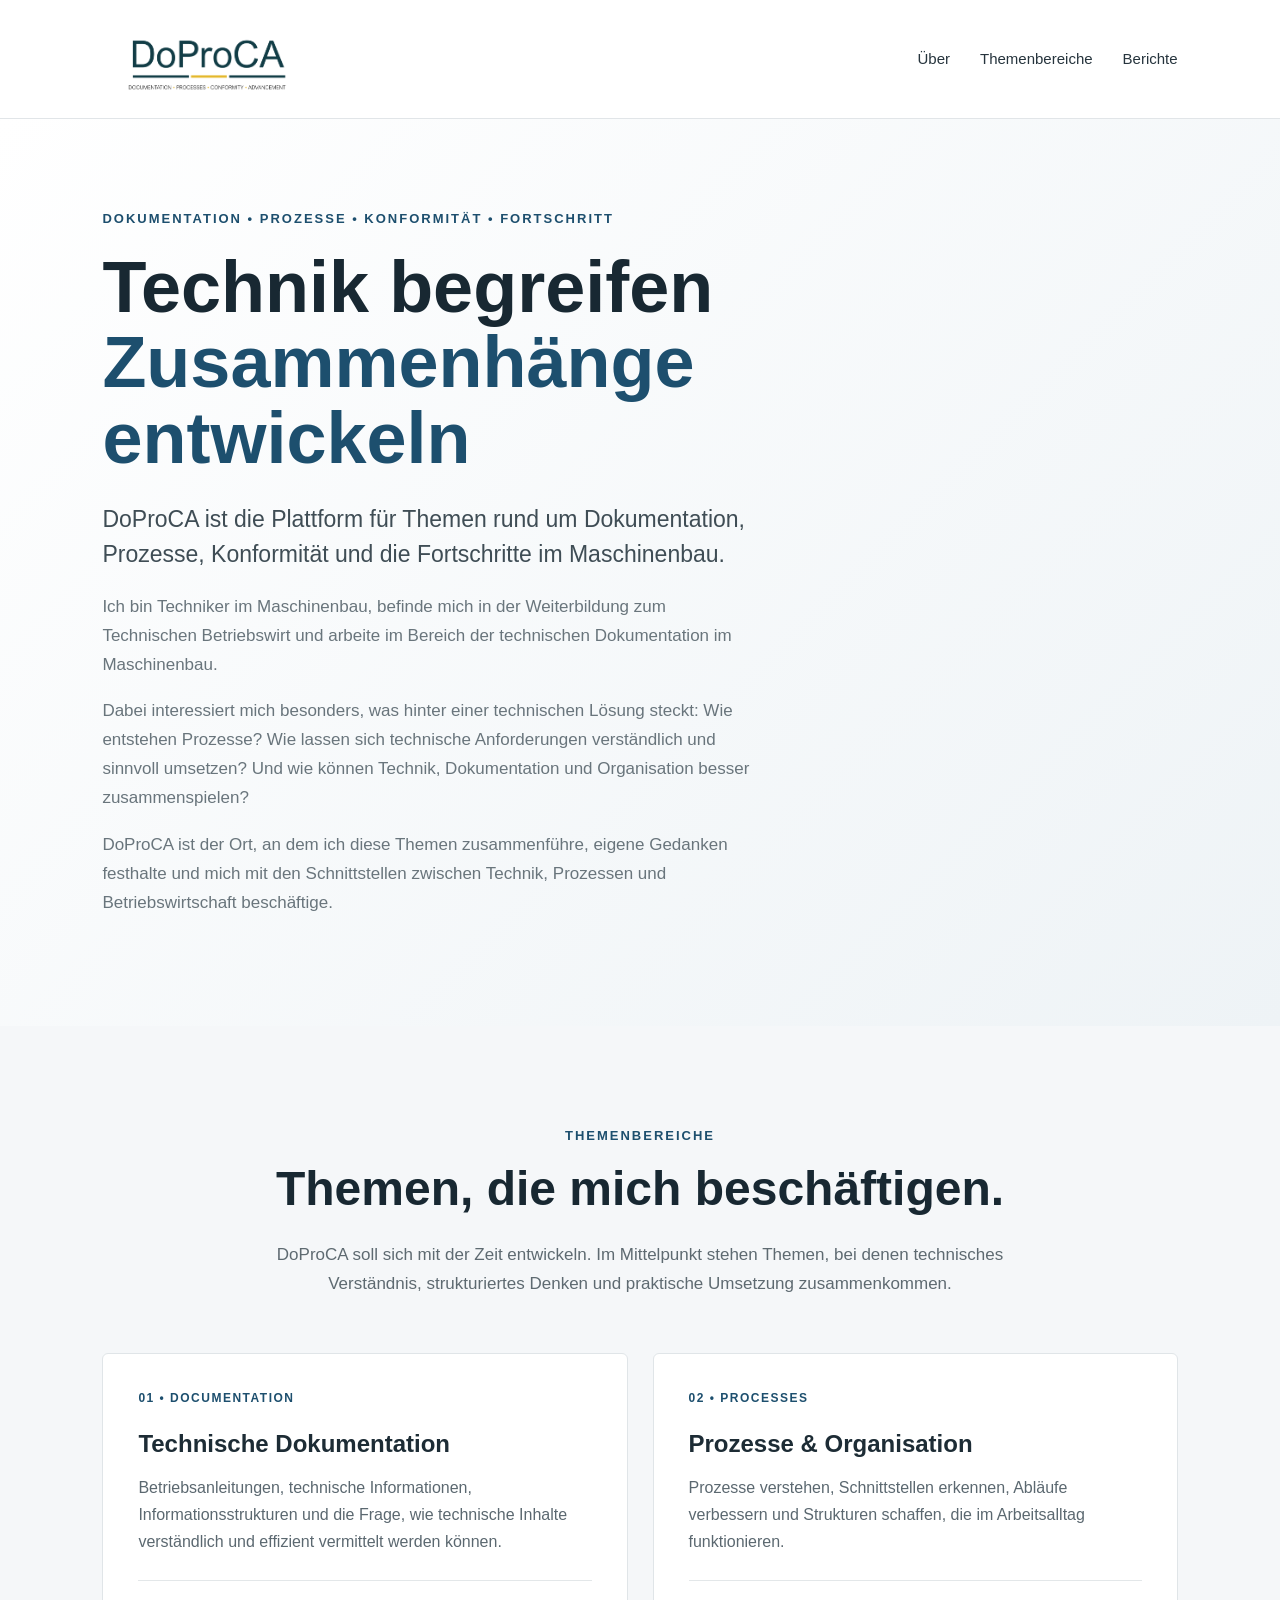
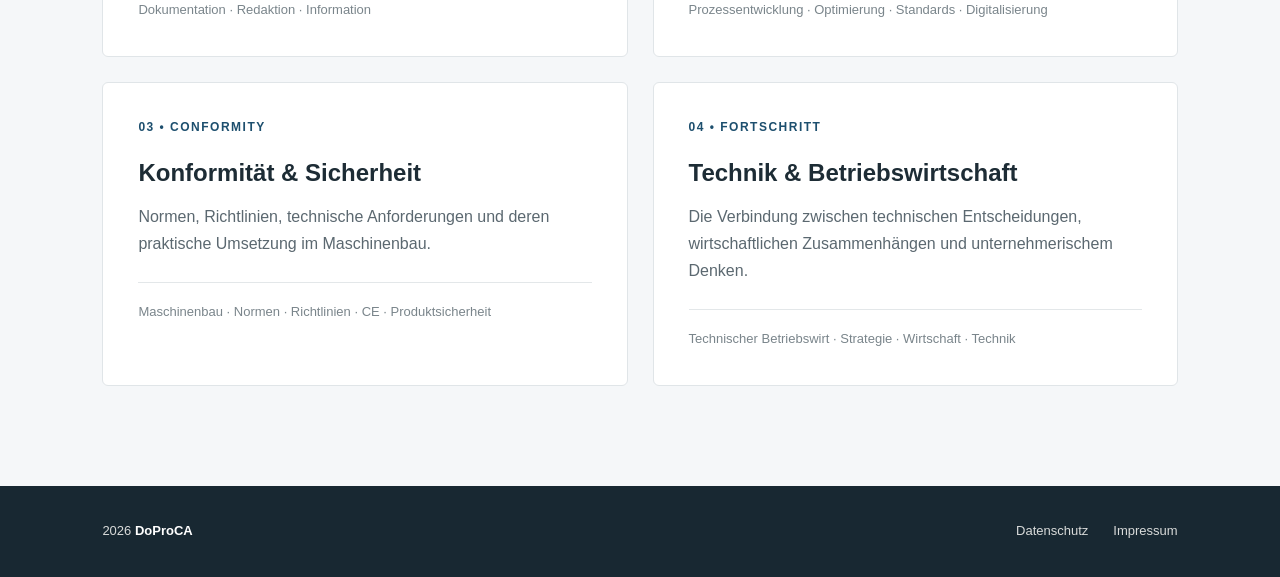
<file: index.html>
<!DOCTYPE html>
<html lang="de">

<head>

    <meta charset="UTF-8">

    <meta name="viewport" content="width=device-width, initial-scale=1.0">

    <title>DoProCA </title>

    <link rel="icon" type="image/png" href="pictures/Bildmarke.png">

    <link rel="stylesheet" href="css/style.css">

    <meta
        name="description"
        content="DoProCA – Fachthemen rund um Technische Dokumentation, Prozesse, Konformität und Fortschritt im Maschinenbau."
    >

</head>



<body>


    <!-- =========================================
         HEADER
    ========================================= -->

    <header>

        <a href="#" class="logo">

            <img
                src="pictures/Logo groß.png"
                alt="DoProCA – Documentation, Processes, Conformity, Advancement"
            >

        </a>


        <nav>

            <a href="Sites/about.html">
                Über
            </a>

            <a href="#themenbereiche">
                Themenbereiche
            </a>

            <a href="Sites/articles.html">
                Berichte
            </a>

        </nav>

    </header>



    <!-- =========================================
         HERO
    ========================================= -->

    <section class="hero">

        <div class="hero-content">


            <div class="eyebrow">
                Dokumentation • Prozesse • Konformität • Fortschritt
            </div>


            <h1>

                Technik begreifen<br>

                <span>Zusammenhänge entwickeln</span>

            </h1>


            <p class="hero-text">

                DoProCA ist die Plattform
                für Themen rund um Dokumentation, Prozesse, Konformität und
                die Fortschritte im Maschinenbau.

            </p>


            <p class="hero-note">

                    Ich bin Techniker im Maschinenbau, 
                    befinde mich in der Weiterbildung zum Technischen Betriebswirt 
                    und arbeite im Bereich der technischen
                    Dokumentation im Maschinenbau.

            </p>


            <p class="hero-note">

                    Dabei interessiert mich besonders,
                    was hinter einer technischen Lösung
                    steckt: Wie entstehen Prozesse?
                    Wie lassen sich technische Anforderungen
                    verständlich und sinnvoll umsetzen?
                    Und wie können Technik, Dokumentation
                    und Organisation besser zusammenspielen?

            </p>


            <p class="hero-note">

                    DoProCA ist der Ort, an dem ich diese
                    Themen zusammenführe, eigene Gedanken
                    festhalte und mich mit den Schnittstellen
                    zwischen Technik, Prozessen und
                    Betriebswirtschaft beschäftige.

            </p>


        </div>

    </section>



    <!-- =========================================
         THEMENBEREICHE
    ========================================= -->

    <section id="themenbereiche">


        <div class="section-header">


            <div class="section-label">
                Themenbereiche
            </div>


            <h2>

                Themen, die mich
                beschäftigen.

            </h2>


            <p class="section-intro">

                DoProCA soll sich mit der Zeit entwickeln.
                Im Mittelpunkt stehen Themen, bei denen
                technisches Verständnis, strukturiertes
                Denken und praktische Umsetzung
                zusammenkommen.

            </p>

        </div>



        <div class="topics">


            <!-- DOCUMENTATION -->

            <div class="topic-card">


                <div class="topic-number">
                    01 • DOCUMENTATION
                </div>


                <h3>
                    Technische Dokumentation
                </h3>


                <p>

                    Betriebsanleitungen, technische
                    Informationen, Informationsstrukturen
                    und die Frage, wie technische Inhalte
                    verständlich und effizient vermittelt
                    werden können.

                </p>


                <div class="topic-keywords">

                    Dokumentation · Redaktion · Information 

                </div>


            </div>



            <!-- PROCESSES -->

            <div class="topic-card">


                <div class="topic-number">
                    02 • PROCESSES
                </div>


                <h3>
                    Prozesse &amp; Organisation
                </h3>


                <p>

                    Prozesse verstehen, Schnittstellen
                    erkennen, Abläufe verbessern und
                    Strukturen schaffen, die im
                    Arbeitsalltag funktionieren.

                </p>


                <div class="topic-keywords">

                    Prozessentwicklung · Optimierung ·
                    Standards · Digitalisierung

                </div>


            </div>



            <!-- CONFORMITY -->

            <div class="topic-card">


                <div class="topic-number">
                    03 • CONFORMITY
                </div>


                <h3>
                    Konformität &amp; Sicherheit
                </h3>


                <p>

                    Normen, Richtlinien, technische
                    Anforderungen und deren praktische
                    Umsetzung im Maschinenbau.

                </p>


                <div class="topic-keywords">

                    Maschinenbau · Normen · Richtlinien ·
                    CE · Produktsicherheit

                </div>


            </div>



            <!-- BUSINESS -->

            <div class="topic-card">


                <div class="topic-number">
                    04 • FORTSCHRITT
                </div>


                <h3>
                    Technik &amp; Betriebswirtschaft
                </h3>


                <p>

                    Die Verbindung zwischen technischen
                    Entscheidungen, wirtschaftlichen
                    Zusammenhängen und unternehmerischem
                    Denken.

                </p>


                <div class="topic-keywords">

                    Technischer Betriebswirt · Strategie ·
                    Wirtschaft · Technik

                </div>


            </div>


        </div>


    </section>



    <!-- =========================================
         FOOTER
    ========================================= -->

<footer>

    <div>
        2026 <strong>DoProCA</strong>
    </div>

    <div class="footer-links">

        <a href="Sites/datenschutz.html">
            Datenschutz
        </a>

        <a href="Sites/impressum.html">
            Impressum
        </a>

    </div>

</footer>


</body>

</html>
</file>
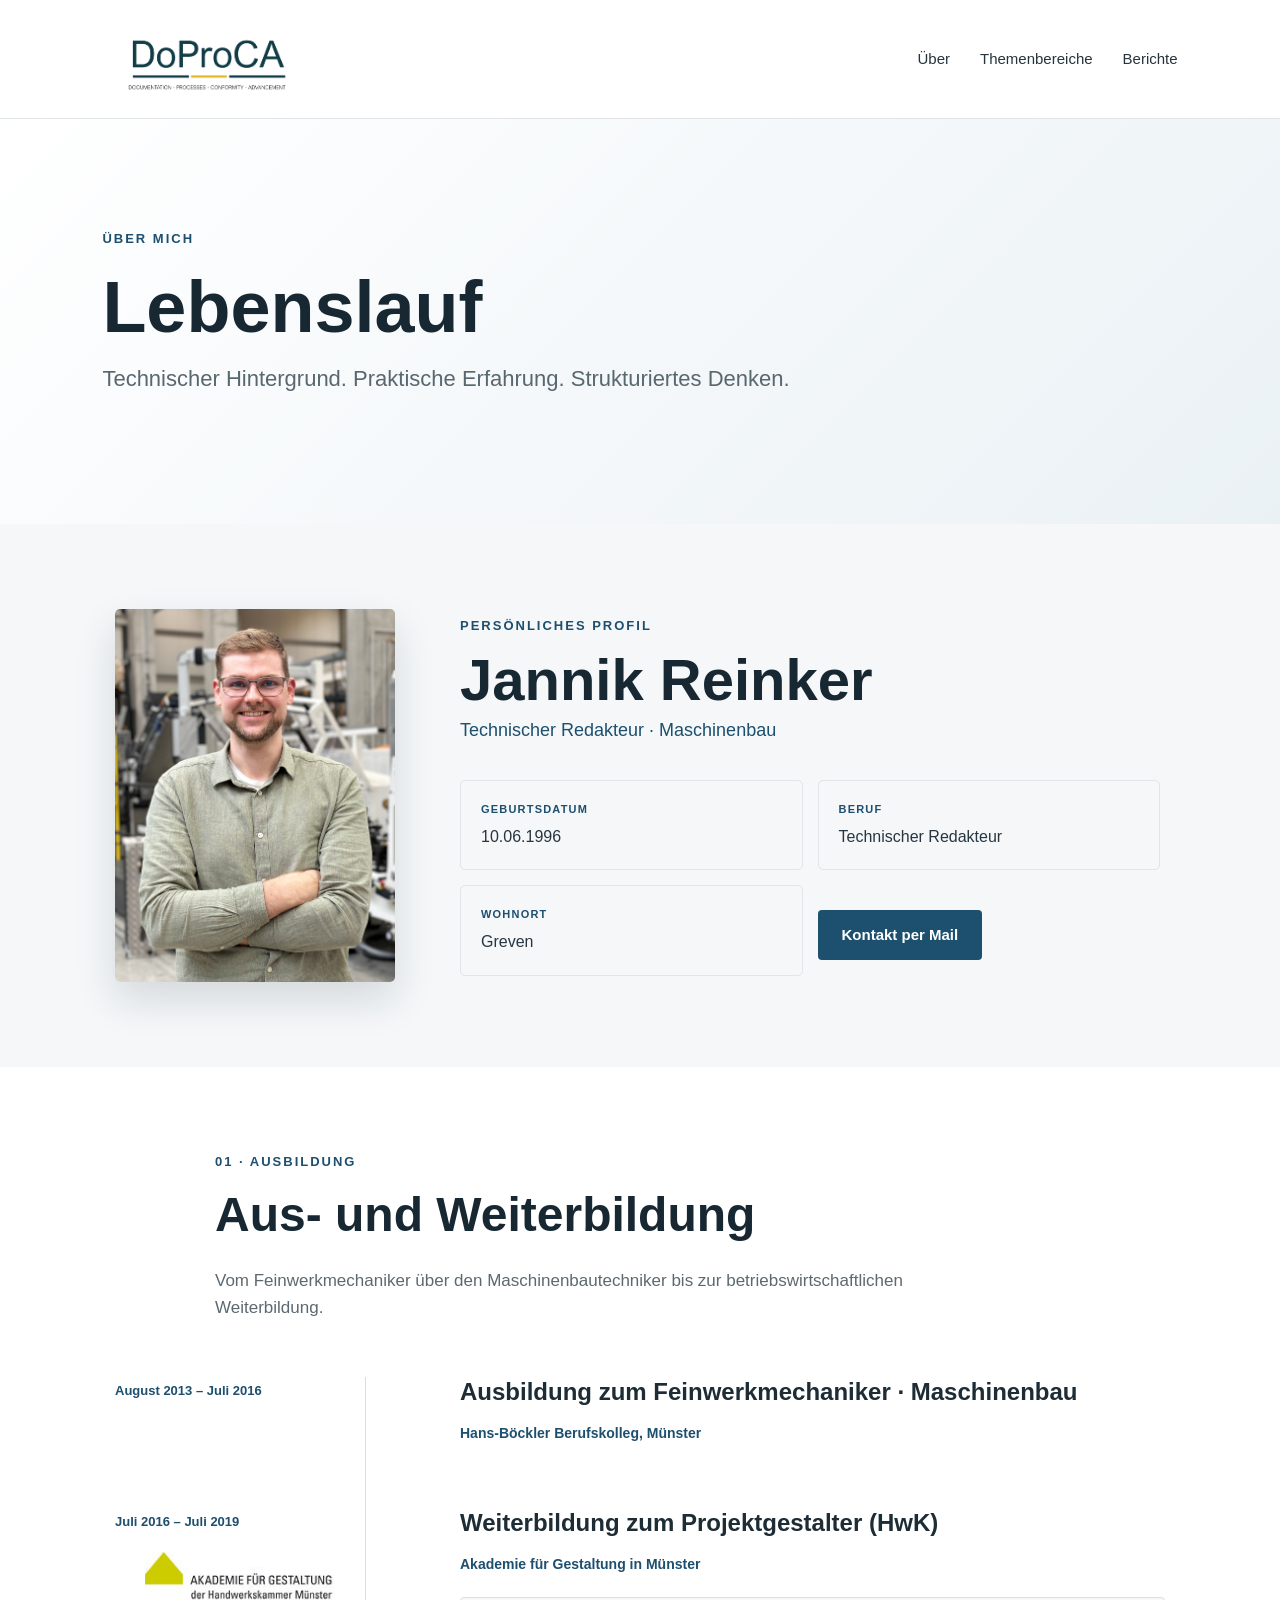
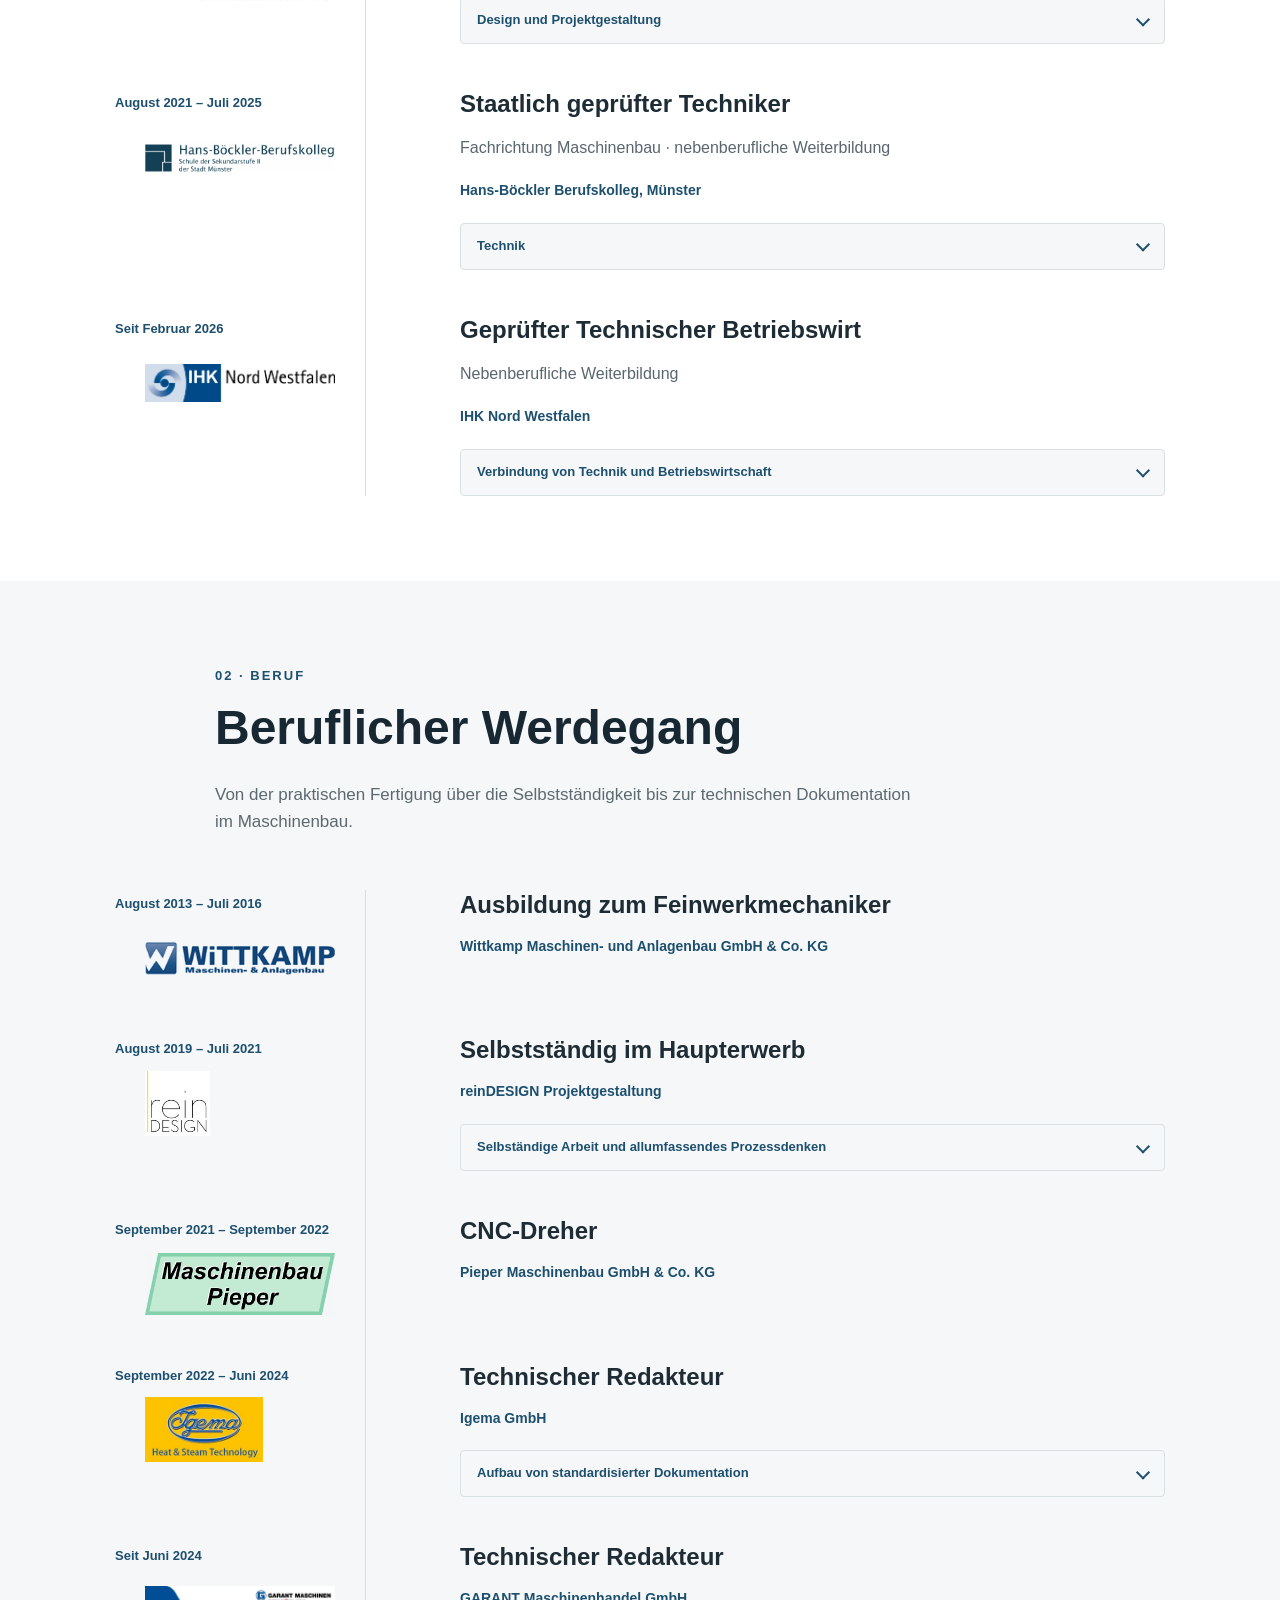
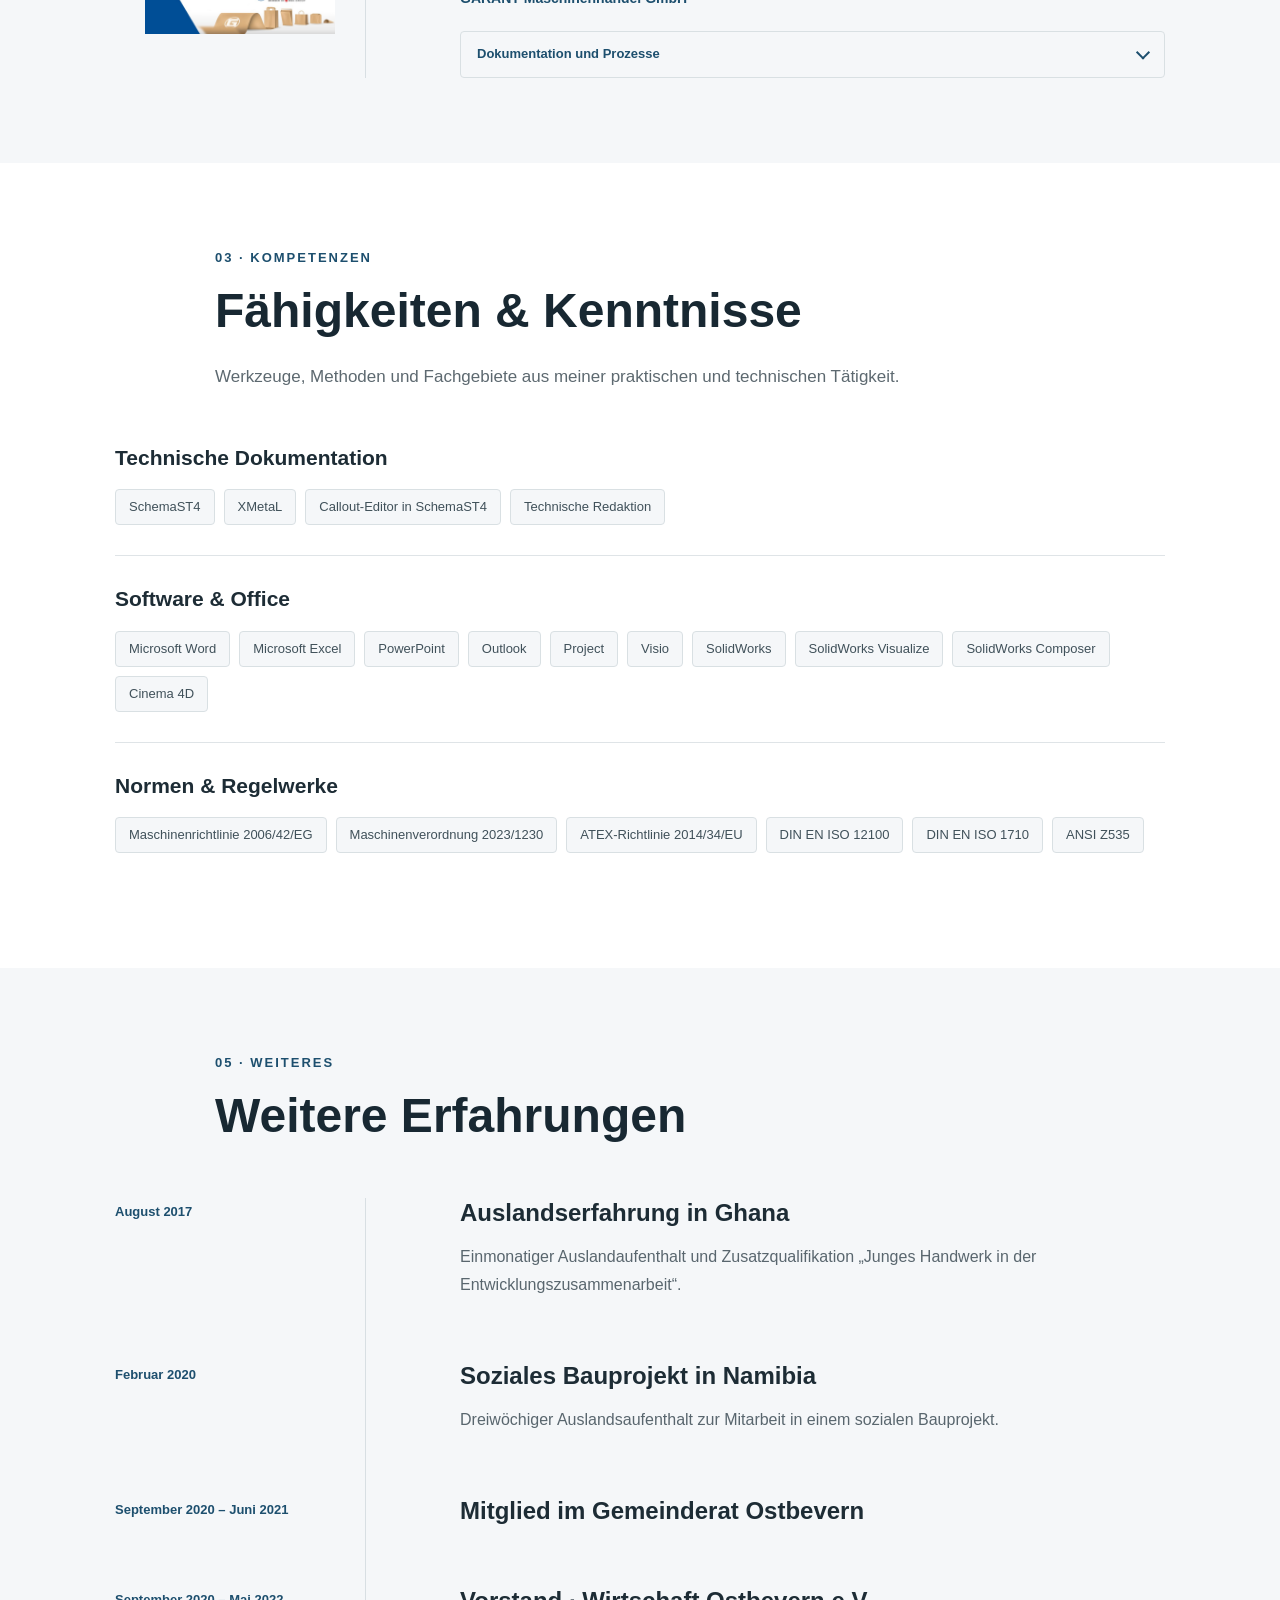
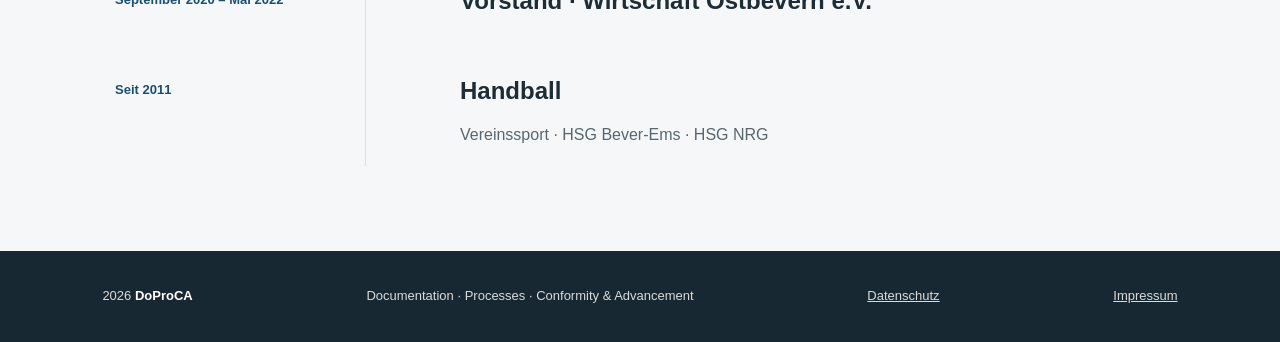
<file: Sites/about.html>
<!DOCTYPE html>
<html lang="de">

<head>

    <meta charset="UTF-8">

    <meta name="viewport" content="width=device-width, initial-scale=1.0">

    <title>DoProCA </title>

    <link rel="icon" type="image/png" href="../pictures/Bildmarke.png">

    <link rel="stylesheet" href="../css/style.css">

    <meta
        name="description"
        content="DoProCA – Fachthemen rund um Technische Dokumentation, Prozesse, Konformität und Fortschritt im Maschinenbau."
    >

</head>



<body>


    <!-- =========================================
         HEADER
    ========================================= -->

    <header>

        <a href="../index.html" class="logo">

            <img
                src="../pictures/Logo groß.png"
                alt="DoProCA – Documentation, Processes, Conformity, Advancement"
            >

        </a>


        <nav>

            <a href="#cv-hero">
                Über
            </a>

            <a href="../index.html#themenbereiche">
                Themenbereiche
            </a>

            <a href="articles.html">
                Berichte
            </a>

        </nav>

    </header>

   <!-- =========================================
     HERO
========================================= -->

<section class="cv-hero">

    <div class="cv-hero-content">

        <div class="eyebrow">
            ÜBER MICH
        </div>

        <h1>
            Lebenslauf
        </h1>

        <p>
            Technischer Hintergrund.
            Praktische Erfahrung.
            Strukturiertes Denken.
        </p>

    </div>

</section>


<!-- =========================================
     PROFIL
========================================= -->

<section class="cv-section profile-section">

    <div class="profile">

        <!-- FOTO -->

        <div class="profile-image">

            <img
                src="../pictures/Jannik_Reinker.JPG"
                alt="Jannik Reinker"
            >

        </div>


        <!-- PROFILINFORMATIONEN -->

        <div class="profile-content">

            <div class="section-label">
                Persönliches Profil
            </div>

            <h2>
                Jannik Reinker
            </h2>

            <p class="profile-role">
                Technischer Redakteur · Maschinenbau
            </p>


            <div class="personal-data">

                <div class="data-item">

                    <span class="data-label">
                        Geburtsdatum
                    </span>

                    <span class="data-value">
                        10.06.1996
                    </span>

                </div>


                <div class="data-item">

                    <span class="data-label">
                        Beruf
                    </span>

                    <span class="data-value">
                        Technischer Redakteur
                    </span>

                </div>


                <div class="data-item">

                    <span class="data-label">
                        Wohnort
                    </span>

                    <span class="data-value">
                        Greven
                    </span>

                </div>

                                <div class="about-contact">

                    <a
                        href="mailto:jannik.reinker@doproca.com"
                        class="contact-button"
                    >
                        Kontakt per Mail
                    </a>

                </div>

            </div>

        </div>

    </div>

</section>


<!-- =========================================
     AUSBILDUNG
========================================= -->

<section class="cv-section">

    <div class="cv-section-header">

        <div class="section-label">
            01 · AUSBILDUNG
        </div>

        <h2>
            Aus- und Weiterbildung
        </h2>

        <p>
            Vom Feinwerkmechaniker über den Maschinenbautechniker
            bis zur betriebswirtschaftlichen Weiterbildung.
        </p>

    </div>


    <div class="timeline">


        <div class="timeline-item">

            <div class="timeline-date">
                <div>
                    August 2013 – Juli 2016
                </div>
            </div>

            <div class="timeline-content">

                <h3>
                    Ausbildung zum Feinwerkmechaniker · Maschinenbau
                </h3>

                <p class="timeline-place">
                    Hans-Böckler Berufskolleg, Münster
                </p>

            </div>

        </div>



        <div class="timeline-item">

            <div class="timeline-date">
                <div>
                    Juli 2016 – Juli 2019
                </div>
                
                <img
                    src="../pictures/Akademie_fuer_Gestaltung_Logo.jpg"
                    alt="Akademie für Gestaltung Münster"
                    class="company-logo"
                    >
            </div>

            <div class="timeline-content">

                <h3>
                    Weiterbildung zum Projektgestalter (HwK)
                </h3>

                <p class="timeline-place">
                    Akademie für Gestaltung in Münster
                </p>
            
            <details class="timeline-details">
                            
            <summary>
                Design und Projektgestaltung
            </summary>

            <div class="timeline-reflection">

                <p>
                    Ich habe gelernt handwerkliche Kenntnisse mit Gestaltung, Design und kreativer Problemlösung zu verbinden.
                    Schwerpunkte waren unter anderem Entwurf und Konstruktion, Grafik und Layout, Fotografie, Modellbau sowie 
                    Projektentwicklung. Darüber hinaus ging es um Präsentation, Kundenkommunikation und die professionelle Umsetzung von 
                    Design- und Auftragsprojekten.                   
                </p>

            </div>

            </div>     

        </div>



        <div class="timeline-item">

            <div class="timeline-date">
                <div>
                    August 2021 – Juli 2025
            </div>
                
                <img
                    src="../pictures/HBBK_Logo.png"
                    alt="Hans Böckler Berufskolleg Münster"
                    class="company-logo"
                    >
            
            </div>

            <div class="timeline-content">

                <h3>
                    Staatlich geprüfter Techniker
                </h3>

                <p>
                    Fachrichtung Maschinenbau · nebenberufliche Weiterbildung
                </p>

                <p class="timeline-place">
                    Hans-Böckler Berufskolleg, Münster
                </p>
            <details class="timeline-details">
                
            <summary>
                Technik
            </summary>

            <div class="timeline-reflection">

                <p>
                    Es wurden vertiefte Kenntnisse in der Entwicklung und Konstruktion,
                    Fertigung und Optimierung von Maschinen und technischen Produkten vermittelt. 
                    Ergänzend wurden Kompetenzen in betrieblichem Management, Arbeitsplanung, Kommunikation und Projektmanagement aufgebaut. 
                    Ein wesentlicher Bestandteil war die praxisorientierte Projektarbeit, bei der komplexe technische Aufgabenstellungen
                    im industriellen Umfeld eigenständig innerhalb eine rGruppe von 5 Personen bearbeitet wurden.                  
                </p>

            </div>
                
            </div>

        </div>



        <div class="timeline-item">

            <div class="timeline-date">
                <div>
                    Seit Februar 2026
                </div>

    <a 
        href="https://www.ihk.de/nordwestfalen/"
        target="_blank"
        rel="noopener noreferrer"
    >
                <img
                    src="../pictures/IHK_Logo.jpg"
                    alt="IHK Nord Westfalen"
                    class="company-logo"
                    >
            </a>

            </div>

            <div class="timeline-content">

                <h3>
                    Geprüfter Technischer Betriebswirt
                </h3>

                <p>
                    Nebenberufliche Weiterbildung
                </p>

                <p class="timeline-place">
                    IHK Nord Westfalen
                </p>
            <details class="timeline-details">

            <summary>
                Verbindung von Technik und Betriebswirtschaft
            </summary>

            <div class="timeline-reflection">

                <p>
                    Innerhalb dieser Weiterbildung verbindet sich technisches Fachwissen mit betriebswirtschaftlichen
                    und unternehmerischen Kompetenzen. Dabei lernen wir Unternehmen strategisch zu planen und zu steuern, 
                    Investitionen und Projekte wirtschaftlich zu bewerten sowie finanzielle und rechtliche Zusammenhänge
                    zu verstehen. Ein weiterer Schwerpunkt liegt auf Unternehmensführung, Controlling, 
                    Marketing und Personalmanagement.                    
                </p>

            </div>

            </div>

        </div>


    </div>

</section>



<!-- =========================================
     BERUFLICHER WERDEGANG
========================================= -->

<section class="cv-section">

    <div class="cv-section-header">

        <div class="section-label">
            02 · BERUF
        </div>

        <h2>
            Beruflicher Werdegang
        </h2>

        <p>
            Von der praktischen Fertigung über die Selbstständigkeit
            bis zur technischen Dokumentation im Maschinenbau.
        </p>

    </div>


    <div class="timeline">


        <div class="timeline-item">

            <div class="timeline-date">
                <div>
                    August 2013 – Juli 2016
                </div>
                                                <a 
        href="https://www.wittkamp-maschinenbau.de/"
        target="_blank"
        rel="noopener noreferrer"
    >
                                                    <img
                    src="../pictures/Wittkamp_Logo.png"
                    alt="WITTKAMP Maschinen und Anlagenbau"
                    class="company-logo"
                    >
            </a>
                
            </div>

            <div class="timeline-content">

                <h3>
                    Ausbildung zum Feinwerkmechaniker
                </h3>

                <p class="timeline-place">
                    Wittkamp Maschinen- und Anlagenbau GmbH &amp; Co. KG
                </p>

            </div>

        </div>



        <div class="timeline-item">

                        <div class="timeline-date">
                <div>
                    August 2019 – Juli 2021
                </div>
                <img
                    src="../pictures/reinDESIGN_Logo.jpg"
                    alt="reinDESIGN"
                    class="company-logo"
                    >
            </div>

            <div class="timeline-content">

                <h3>
                    Selbstständig im Haupterwerb
                </h3>

                <p class="timeline-place">
                    reinDESIGN Projektgestaltung
                </p>

                                                 <details class="timeline-details">

            <summary>
                Selbständige Arbeit und allumfassendes Prozessdenken
            </summary>

            <div class="timeline-reflection">

                <p>
                    Innerhalb meiner Zeit als selbständiger Projektgestalter im Metallbau habe ich
                    gelernt was es heißt einen Produktlebenszyklus und einen Wertschöpfungsprozess über 
                    die gesamte Kette zu betrachten. Die Schnittstellen der einzelnen Stationen waren für mich
                    besonders interessant. Ich habe in dieser Zeit die Prozesse innerhalb der Unternehmung standardisiert
                    und immer weiter verbessert.
                    
                </p>

            </div>

            </div>

        </div>

        <div class="timeline-item">
        
        <div class="timeline-date">
                <div>
                    September 2021 – September 2022
                </div>
                                <a 
        href="https://pieper-maschinenbau.de/"
        target="_blank"
        rel="noopener noreferrer"
    >  <img
                    src="../pictures/Pieper_Logo.png"
                    alt="Pieper Maschinenbau"
                    class="company-logo"
                    >
            </a>
            </div>

            <div class="timeline-content">

                <h3>
                    CNC-Dreher
                </h3>

                <p class="timeline-place">
                    Pieper Maschinenbau GmbH &amp; Co. KG
                </p>
            
            </div>

        </div>



        <div class="timeline-item">

        <div class="timeline-date">
                <div>
                    September 2022 – Juni 2024
                </div>
                <a 
        href="https://www.igema.com/"
        target="_blank"
        rel="noopener noreferrer"
    >    
            <img
                    src="../pictures/Igema_Logo.jpg"
                    alt="Igema"
                    class="company-logo"
                    >
            </a>
            </div>

            <div class="timeline-content">

                <h3>
                    Technischer Redakteur
                </h3>

                <p class="timeline-place">
                    Igema GmbH
                </p>
                                 <details class="timeline-details">

            <summary>
                Aufbau von standardisierter Dokumentation
            </summary>

            <div class="timeline-reflection">

                <p>
                    Diese berufliche Etappe waren meine ersten Schritte innerhalb der technischen Redaktion.
                    Ich habe einen Standard zur Erstellung der Betriebsanleitungen und weiterer technsicher Dokumente
                    beschrieben und die Dokumente auf diesen Standard gebracht. 
                    Auch Dokumente zur internen Verwendung wie zum Beispiel Arbeitsanweisungen habe ich erstellt. 
                    Bei diesen Dokumenten habe ich mich nicht nur auf statische pdf-Dateien beschränkt sondern auch erste 
                    erührungspunkte mit interaktiven Dateien aus dem SolidWorks Composer gesammelt.
                    
                </p>

            </div>

        </details>

            </div>

        </div>



        <div class="timeline-item current">


                        <div class="timeline-date">
                <div>
                    Seit Juni 2024
                </div>
    <a 
        href="https://www.garant.wh.group/de/"
        target="_blank"
        rel="noopener noreferrer"
    >
                    <img
                    src="../pictures/GARANT_image.jpg"
                    alt="GARANT Maschinenhandel GmbH &amp; Co. KG"
                    class="company-logo"
                    >
                </a>
            </div>

            <div class="timeline-content">

                <h3>
                    Technischer Redakteur
                </h3>

                <p class="timeline-place">
                    GARANT Maschinenhandel GmbH
                </p>

                 <details class="timeline-details">

            <summary>
                Dokumentation und Prozesse
            </summary>

            <div class="timeline-reflection">

                <p>
                    In meiner Rolle als Technischer Redakteur entwickel ich mein Verständnis dafür, dass 
                    technische Dokumentation eng mit Prozessen, 
                    Schnittstellen und organisatorischen Strukturen verbunden ist, immer weiter. 
                    Dieses Verständnis bringe ich innerhalb weiterer Rollen wie zum Beispiel
                    als Power User für KI-Anwendungen gezielt ein.
                    
                </p>

            </div>

        </details>


            </div>

        </div>


    </div>

</section>



<!-- =========================================
     FÄHIGKEITEN & KENNTNISSE
========================================= -->

<section class="cv-section">

    <div class="cv-section-header">

        <div class="section-label">
            03 · KOMPETENZEN
        </div>

        <h2>
            Fähigkeiten &amp; Kenntnisse
        </h2>

        <p>
            Werkzeuge, Methoden und Fachgebiete aus
            meiner praktischen und technischen Tätigkeit.
        </p>

    </div>


    <div class="skills-categories">


        <!-- TECHNISCHE DOKUMENTATION -->

        <div class="skill-category">

            <h3>
                Technische Dokumentation
            </h3>

            <div class="skill-tags">

                <span>SchemaST4</span>
                <span>XMetaL</span>
                <span>Callout-Editor in SchemaST4</span>
                <span>Technische Redaktion</span>

            </div>

        </div>



        <!-- OFFICE -->

        <div class="skill-category">

            <h3>
                Software &amp; Office
            </h3>

            <div class="skill-tags">

                <span>Microsoft Word</span>
                <span>Microsoft Excel</span>
                <span>PowerPoint</span>
                <span>Outlook</span>
                <span>Project</span>
                <span>Visio</span>
                <span>SolidWorks</span>
                <span>SolidWorks Visualize</span>
                <span>SolidWorks Composer</span>
                <span>Cinema 4D</span>

            </div>

        </div>



        <!-- REGELWERKE -->

        <div class="skill-category">

            <h3>
                Normen &amp; Regelwerke
            </h3>

            <div class="skill-tags">

                <span>Maschinenrichtlinie 2006/42/EG</span>
                <span>Maschinenverordnung 2023/1230</span>
                <span>ATEX-Richtlinie 2014/34/EU</span>
                <span>DIN EN ISO 12100</span>
                <span>DIN EN ISO 1710</span>
                <span>ANSI Z535</span>

            </div>

        </div>


    </div>

</section>


<!-- =========================================
     WEITERES
========================================= -->

<section class="cv-section">

    <div class="cv-section-header">

        <div class="section-label">
            05 · WEITERES
        </div>

        <h2>
            Weitere Erfahrungen
        </h2>

    </div>


    <div class="timeline">


        <div class="timeline-item">

            <div class="timeline-date">
                August 2017
            </div>

            <div class="timeline-content">

                <h3>
                    Auslandserfahrung in Ghana
                </h3>

                <p>
                    Einmonatiger Auslandaufenthalt und
                    Zusatzqualifikation „Junges Handwerk
                    in der Entwicklungszusammenarbeit“.
                </p>

            </div>

        </div>



        <div class="timeline-item">

            <div class="timeline-date">
                Februar 2020
            </div>

            <div class="timeline-content">

                <h3>
                    Soziales Bauprojekt in Namibia
                </h3>

                <p>
                    Dreiwöchiger Auslandsaufenthalt zur
                    Mitarbeit in einem sozialen Bauprojekt.
                </p>

            </div>

        </div>



        <div class="timeline-item">

            <div class="timeline-date">
                September 2020 – Juni 2021
            </div>

            <div class="timeline-content">

                <h3>
                    Mitglied im Gemeinderat Ostbevern
                </h3>

            </div>

        </div>



        <div class="timeline-item">

            <div class="timeline-date">
                September 2020 – Mai 2022
            </div>

            <div class="timeline-content">

                <h3>
                    Vorstand · Wirtschaft Ostbevern e.V.
                </h3>

            </div>

        </div>



        <div class="timeline-item">

            <div class="timeline-date">
                Seit 2011
            </div>

            <div class="timeline-content">

                <h3>
                    Handball
                </h3>

                <p>
                    Vereinssport · HSG Bever-Ems · HSG NRG
                </p>

            </div>

        </div>


    </div>

</section>


    <!-- =========================================
         FOOTER
    ========================================= -->

    <footer>


        <div>

            2026 <strong>DoProCA</strong>

        </div>


        <div>

            Documentation · Processes · Conformity &amp; Advancement
        
        </div>

        <div>
            <a href="datenschutz.html">
                Datenschutz
            </a>
        </div>

        <div>
            <a href="impressum.html">
                Impressum
            </a>
        </div>

    </footer>


</body>

</html>
</file>
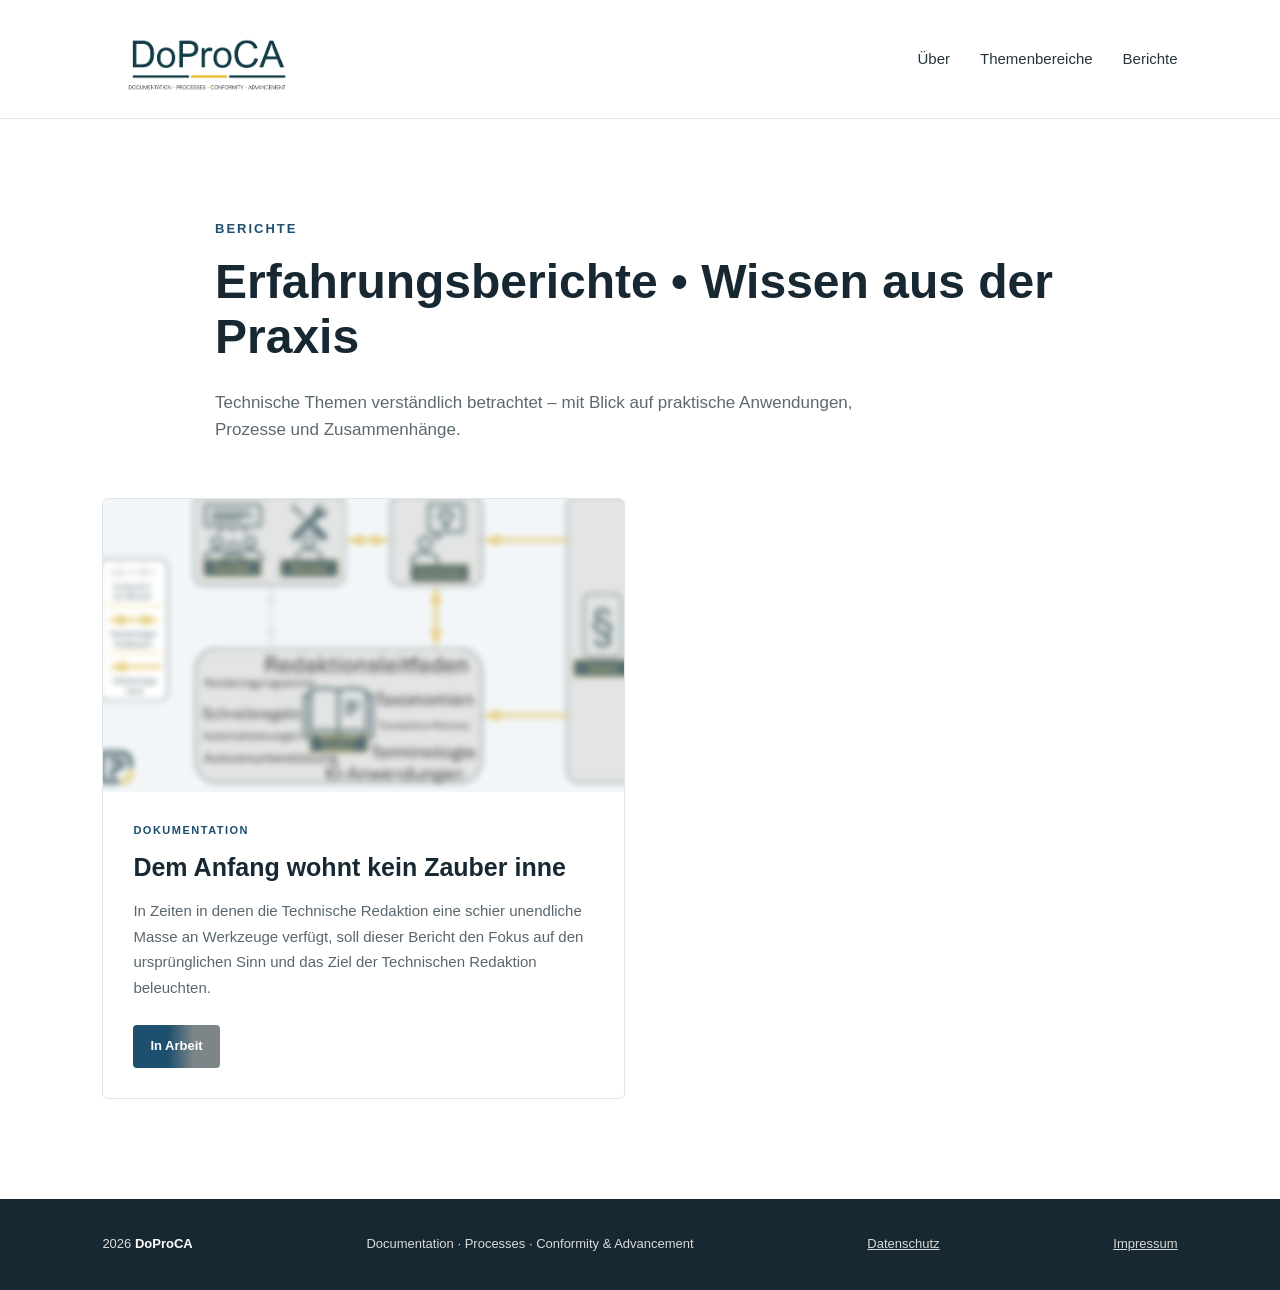
<file: Sites/articles.html>
<!DOCTYPE html>
<html lang="de">

<head>

    <meta charset="UTF-8">

    <meta name="viewport" content="width=device-width, initial-scale=1.0">

    <title>DoProCA</title>

    <link
        rel="icon"
        type="image/png"
        href="../pictures/Bildmarke.png"
    >

    <link
        rel="stylesheet"
        href="../css/style.css"
    >

    <meta
        name="description"
        content="DoProCA – Fachthemen rund um Technische Dokumentation, Prozesse, Konformität und Fortschritt im Maschinenbau."
    >

</head>


<body>


<!-- =========================================
     HEADER
========================================= -->

<header>

    <a href="../index.html" class="logo">

        <img
            src="../pictures/Logo groß.png"
            alt="DoProCA – Documentation, Processes, Conformity, Advancement"
        >

    </a>


    <nav>

        <a href="about.html">
            Über
        </a>

        <a href="../index.html#themenbereich">
            Themenbereiche
        </a>

        <a href="#hero">
            Berichte
        </a>

    </nav>

</header>



<!-- =========================================
     BERICHTE
========================================= -->

<section>

    <div class="cv-section-header">

        <div class="section-label">
            BERICHTE
        </div>

        <h2>
            Erfahrungsberichte • Wissen aus der Praxis
        </h2>

        <p>
            Technische Themen verständlich betrachtet –
            mit Blick auf praktische Anwendungen,
            Prozesse und Zusammenhänge.
        </p>

    </div>


    <div class="articles">


        <!-- =====================================
             ARTIKEL
        ====================================== -->

        <article class="article-card">


            <!-- BILD -->

            <div class="article-card-image">

                <img
                    src="Articles/2026.09.15_Technische Dokumentation/Uebersicht.png"
                    alt="Beispielbild für einen DoProCA-Bericht"
                >

            </div>


            <!-- INHALT -->

            <div class="article-card-content">


                <div class="article-meta">
                    Dokumentation
                </div>


                <h3>
                    Dem Anfang wohnt kein Zauber inne
                </h3>


                <p>
                    In Zeiten in denen die Technische Redaktion
                    eine schier unendliche Masse an Werkzeuge
                    verfügt, soll dieser Bericht den Fokus auf
                    den ursprünglichen Sinn und das Ziel der
                    Technischen Redaktion beleuchten.
                </p>


<!-- STATUS -->

    <div class="article-in-progress">
        In Arbeit
    </div>


            </div>

        </article>


    </div>

</section>




<!-- =========================================
     FOOTER
========================================= -->

<footer>

    <div>
        2026 <strong>DoProCA</strong>
    </div>


    <div>
        Documentation · Processes · Conformity &amp; Advancement
    </div>


    <div>
        <a href="datenschutz.html">
            Datenschutz
        </a>
    </div>


    <div>
        <a href="impressum.html">
            Impressum
        </a>
    </div>

</footer>


</body>

</html>
</file>
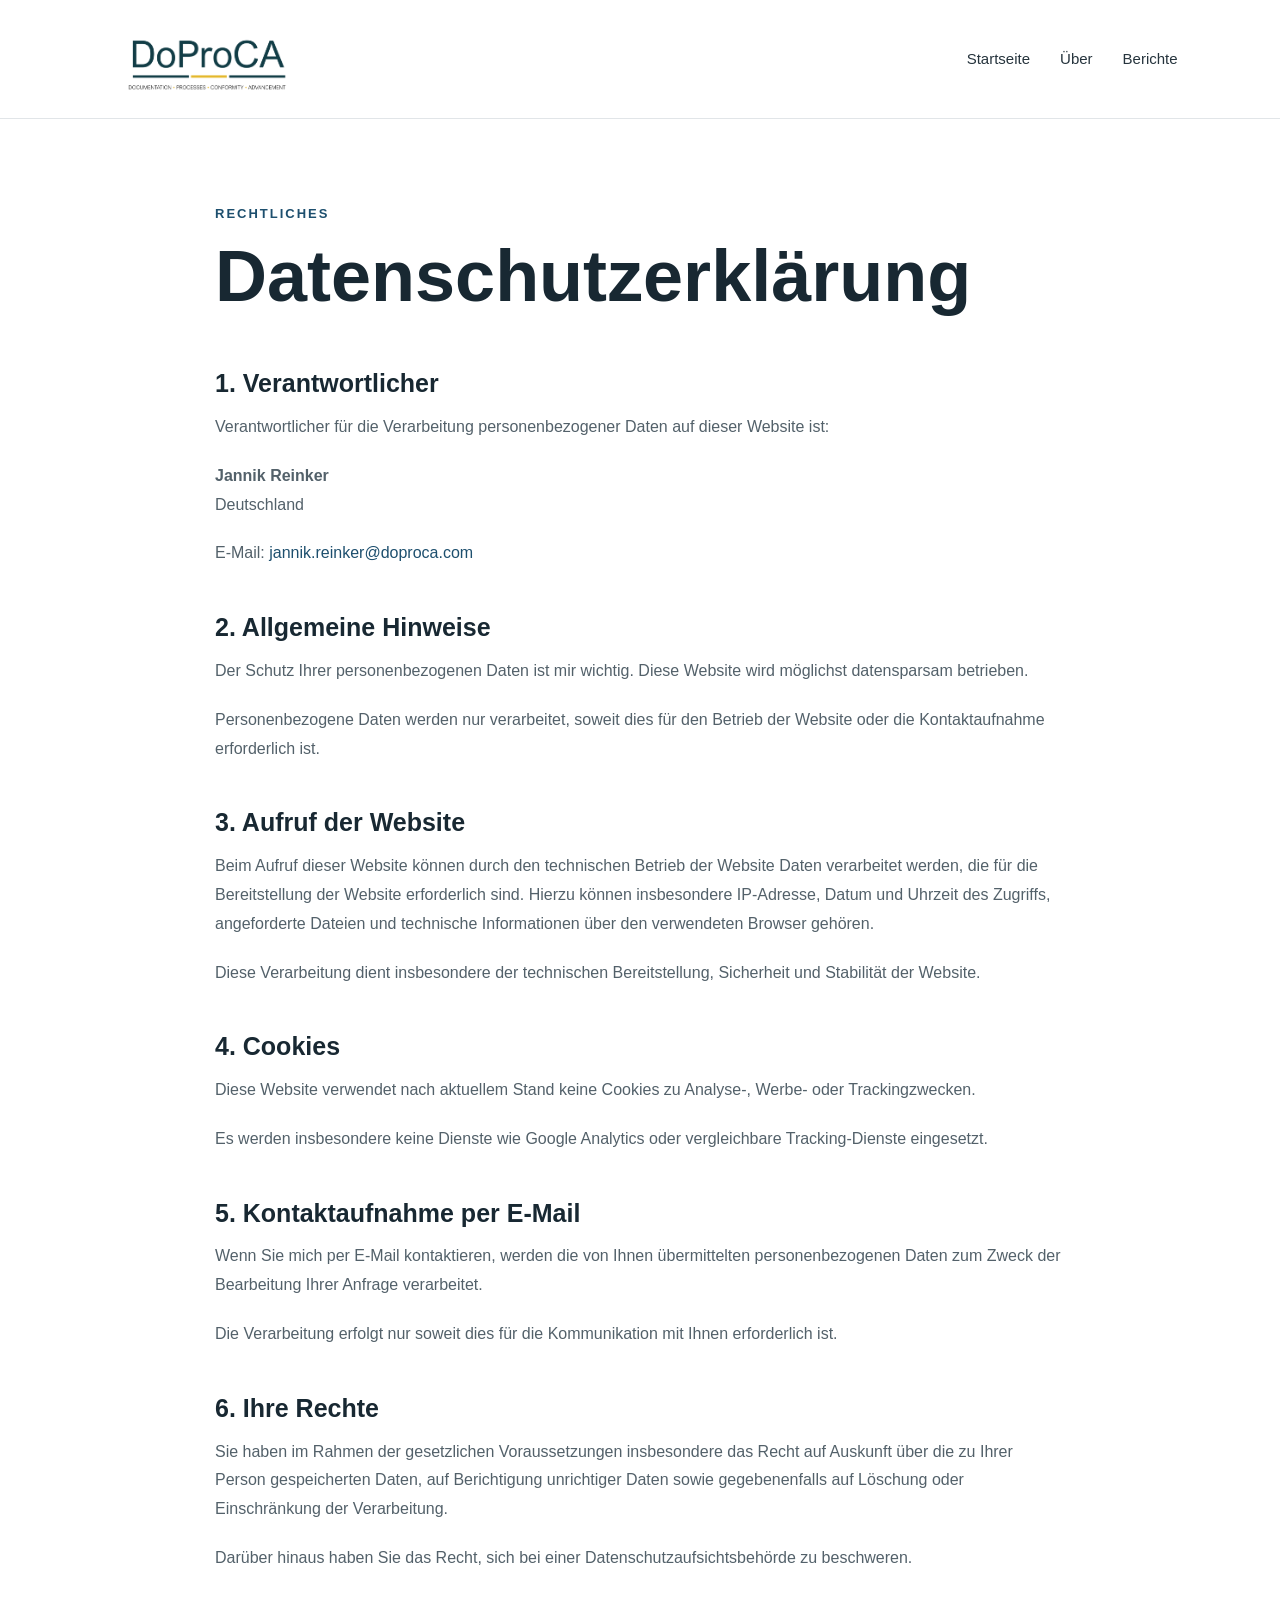
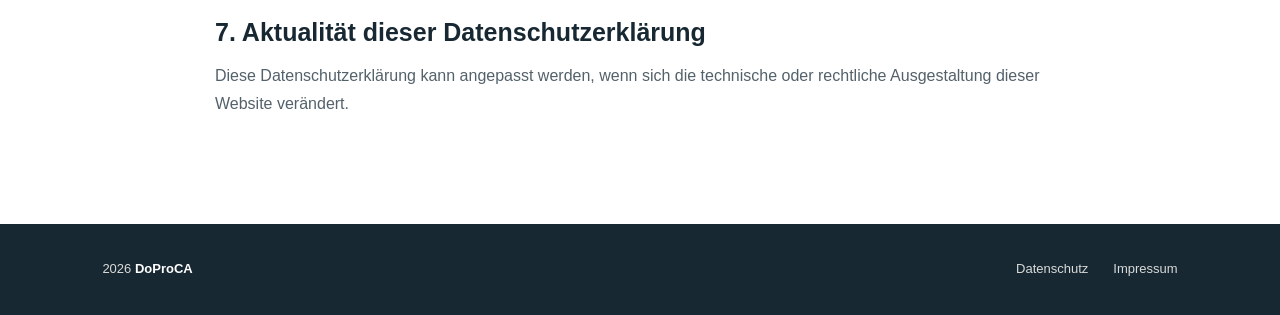
<file: Sites/datenschutz.html>
<!DOCTYPE html>
<html lang="de">

<head>

    <meta charset="UTF-8">

    <meta name="viewport" content="width=device-width, initial-scale=1.0">

    <title>Datenschutz – DoProCA</title>

    <link
        rel="icon"
        type="image/png"
        href="../pictures/Bildmarke.png"
    >

    <link
        rel="stylesheet"
        href="../css/style.css"
    >

    <meta
        name="description"
        content="Datenschutzerklärung von DoProCA."
    >

</head>


<body>


<!-- =========================================
     HEADER
========================================= -->

<header>

    <a href="../index.html" class="logo">

        <img
            src="../pictures/Logo groß.png"
            alt="DoProCA"
        >

    </a>


    <nav>

        <a href="../index.html">
            Startseite
        </a>

        <a href="cv.html">
            Über
        </a>

        <a href="articles.html">
            Berichte
        </a>

    </nav>

</header>



<!-- =========================================
     DATENSCHUTZ
========================================= -->

<section class="cv-section">

    <div class="cv-section-header">

        <div class="section-label">
            Rechtliches
        </div>

        <h1>
            Datenschutzerklärung
        </h1>

    </div>


    <div class="legal-content">


        <h2>1. Verantwortlicher</h2>

        <p>
            Verantwortlicher für die Verarbeitung personenbezogener
            Daten auf dieser Website ist:
        </p>

        <p>
            <strong>Jannik Reinker</strong><br>
            Deutschland
        </p>

        <p>
            E-Mail:
            <a href="mailto:jannik.reinker@doproca.com">
                jannik.reinker@doproca.com
            </a>
        </p>



        <h2>2. Allgemeine Hinweise</h2>

        <p>
            Der Schutz Ihrer personenbezogenen Daten ist mir wichtig.
            Diese Website wird möglichst datensparsam betrieben.
        </p>

        <p>
            Personenbezogene Daten werden nur verarbeitet, soweit dies
            für den Betrieb der Website oder die Kontaktaufnahme
            erforderlich ist.
        </p>



        <h2>3. Aufruf der Website</h2>

        <p>
            Beim Aufruf dieser Website können durch den technischen
            Betrieb der Website Daten verarbeitet werden, die für die
            Bereitstellung der Website erforderlich sind. Hierzu können
            insbesondere IP-Adresse, Datum und Uhrzeit des Zugriffs,
            angeforderte Dateien und technische Informationen über den
            verwendeten Browser gehören.
        </p>

        <p>
            Diese Verarbeitung dient insbesondere der technischen
            Bereitstellung, Sicherheit und Stabilität der Website.
        </p>



        <h2>4. Cookies</h2>

        <p>
            Diese Website verwendet nach aktuellem Stand keine
            Cookies zu Analyse-, Werbe- oder Trackingzwecken.
        </p>

        <p>
            Es werden insbesondere keine Dienste wie Google Analytics
            oder vergleichbare Tracking-Dienste eingesetzt.
        </p>



        <h2>5. Kontaktaufnahme per E-Mail</h2>

        <p>
            Wenn Sie mich per E-Mail kontaktieren, werden die von Ihnen
            übermittelten personenbezogenen Daten zum Zweck der
            Bearbeitung Ihrer Anfrage verarbeitet.
        </p>

        <p>
            Die Verarbeitung erfolgt nur soweit dies für die
            Kommunikation mit Ihnen erforderlich ist.
        </p>



        <h2>6. Ihre Rechte</h2>

        <p>
            Sie haben im Rahmen der gesetzlichen Voraussetzungen
            insbesondere das Recht auf Auskunft über die zu Ihrer
            Person gespeicherten Daten, auf Berichtigung unrichtiger
            Daten sowie gegebenenfalls auf Löschung oder Einschränkung
            der Verarbeitung.
        </p>

        <p>
            Darüber hinaus haben Sie das Recht, sich bei einer
            Datenschutzaufsichtsbehörde zu beschweren.
        </p>



        <h2>7. Aktualität dieser Datenschutzerklärung</h2>

        <p>
            Diese Datenschutzerklärung kann angepasst werden, wenn
            sich die technische oder rechtliche Ausgestaltung dieser
            Website verändert.
        </p>


    </div>

</section>



<!-- =========================================
     FOOTER
========================================= -->

<footer>

    <div>
        2026 <strong>DoProCA</strong>
    </div>

    <div class="footer-links">

        <a href="datenschutz.html">
            Datenschutz
        </a>

        <a href="impressum.html">
            Impressum
        </a>

    </div>

</footer>


</body>

</html>
</file>
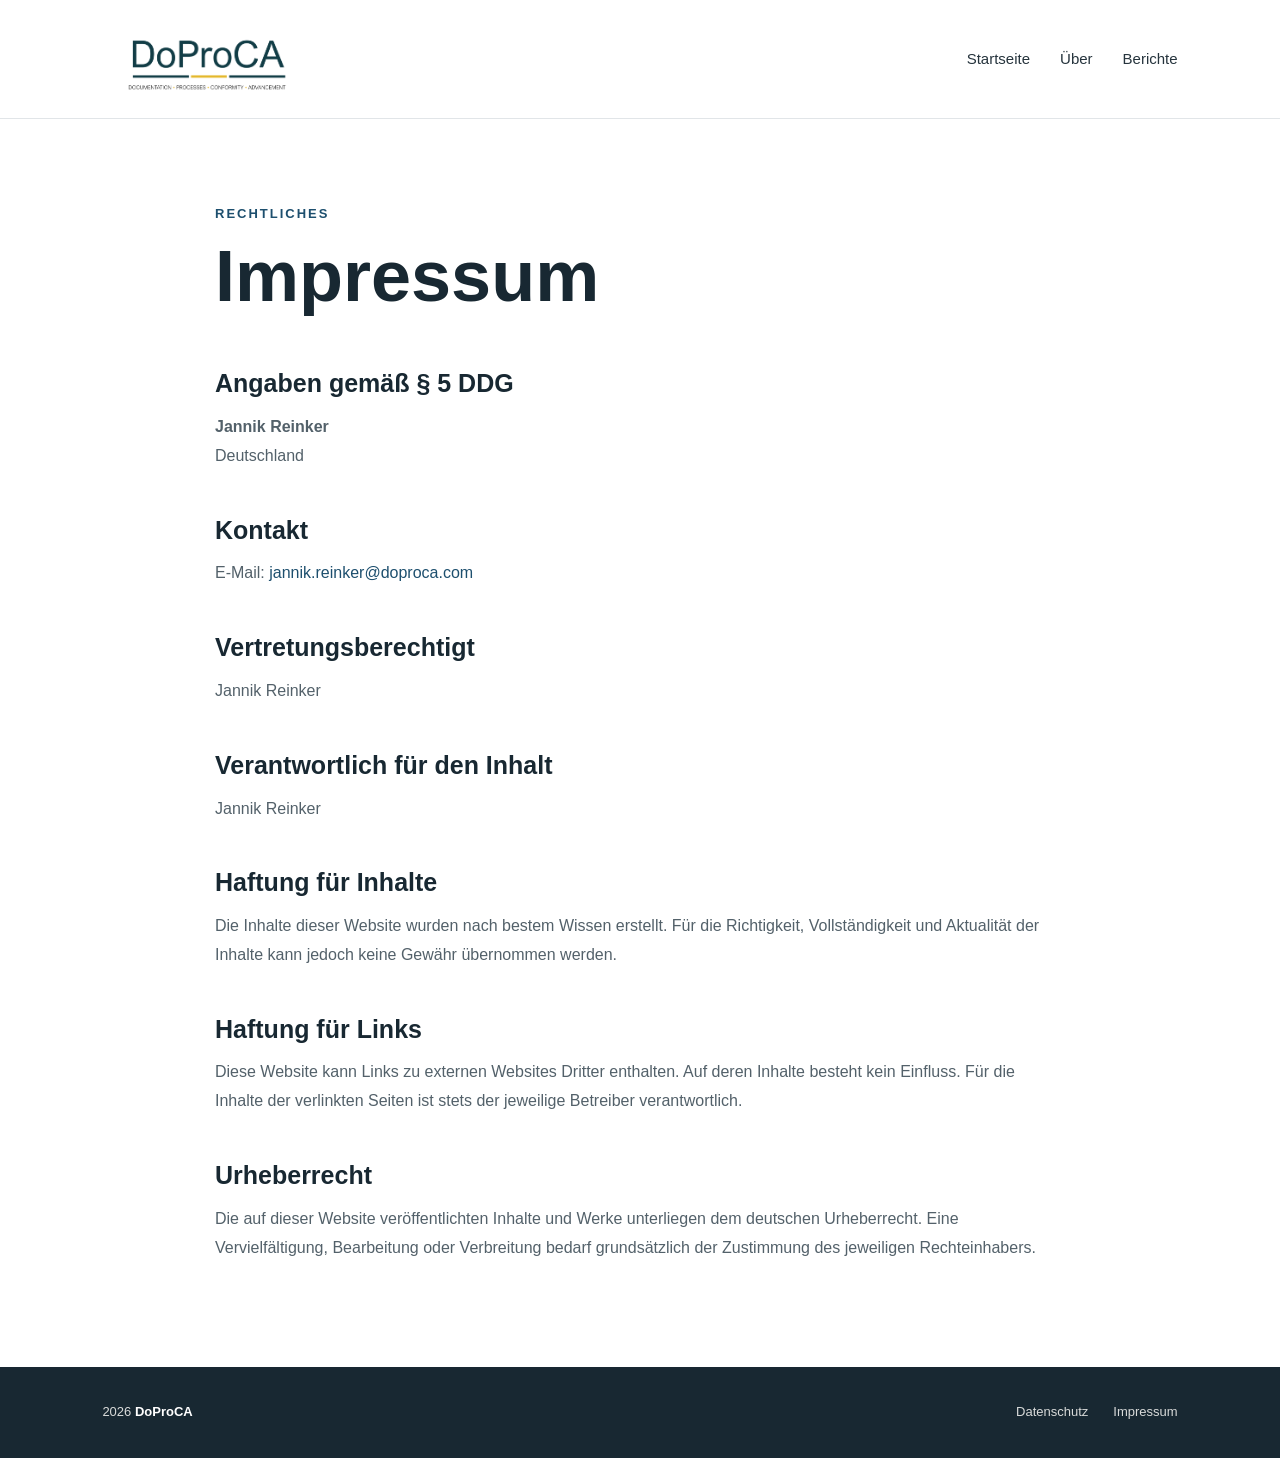
<file: Sites/impressum.html>
<!DOCTYPE html>
<html lang="de">

<head>

    <meta charset="UTF-8">

    <meta name="viewport" content="width=device-width, initial-scale=1.0">

    <title>Impressum – DoProCA</title>

    <link
        rel="icon"
        type="image/png"
        href="../pictures/Bildmarke.png"
    >

    <link
        rel="stylesheet"
        href="../css/style.css"
    >

    <meta
        name="description"
        content="Impressum von DoProCA."
    >

</head>


<body>


<!-- =========================================
     HEADER
========================================= -->

<header>

    <a href="../index.html" class="logo">

        <img
            src="../pictures/Logo groß.png"
            alt="DoProCA"
        >

    </a>


    <nav>

        <a href="../index.html">
            Startseite
        </a>

        <a href="cv.html">
            Über
        </a>

        <a href="articles.html">
            Berichte
        </a>

    </nav>

</header>



<!-- =========================================
     IMPRESSUM
========================================= -->

<section class="cv-section">

    <div class="cv-section-header">

        <div class="section-label">
            Rechtliches
        </div>

        <h1>
            Impressum
        </h1>

    </div>


    <div class="legal-content">


        <h2>Angaben gemäß § 5 DDG</h2>

        <p>

            <strong>Jannik Reinker</strong><br>
            Deutschland

        </p>


        <h2>Kontakt</h2>

        <p>

            E-Mail:
            <a href="mailto:jannik.reinker@doproca.com">
                jannik.reinker@doproca.com
            </a>

        </p>


        <h2>Vertretungsberechtigt</h2>

        <p>
            Jannik Reinker
        </p>


        <h2>Verantwortlich für den Inhalt</h2>

        <p>

            Jannik Reinker<br>

        </p>


        <h2>Haftung für Inhalte</h2>

        <p>
            Die Inhalte dieser Website wurden nach bestem Wissen
            erstellt. Für die Richtigkeit, Vollständigkeit und
            Aktualität der Inhalte kann jedoch keine Gewähr übernommen
            werden.
        </p>


        <h2>Haftung für Links</h2>

        <p>
            Diese Website kann Links zu externen Websites Dritter
            enthalten. Auf deren Inhalte besteht kein Einfluss.
            Für die Inhalte der verlinkten Seiten ist stets der jeweilige
            Betreiber verantwortlich.
        </p>


        <h2>Urheberrecht</h2>

        <p>
            Die auf dieser Website veröffentlichten Inhalte und Werke
            unterliegen dem deutschen Urheberrecht. Eine Vervielfältigung,
            Bearbeitung oder Verbreitung bedarf grundsätzlich der
            Zustimmung des jeweiligen Rechteinhabers.
        </p>


    </div>

</section>



<!-- =========================================
     FOOTER
========================================= -->

<footer>

    <div>
        2026 <strong>DoProCA</strong>
    </div>

    <div class="footer-links">

        <a href="datenschutz.html">
            Datenschutz
        </a>

        <a href="impressum.html">
            Impressum
        </a>

    </div>

</footer>


</body>

</html>
</file>
<file: css/style.css>
/* =========================================================
   DOPROCA
   Global Stylesheet
   ========================================================= */


/* =========================================================
   01 · RESET & GRUNDLAGEN
   ========================================================= */

* {
    box-sizing: border-box;
    margin: 0;
    padding: 0;
}

html {
    scroll-behavior: smooth;
}

body {
    font-family: Arial, Helvetica, sans-serif;
    color: #222;
    background: #f5f7f9;
    line-height: 1.6;
}

img {
    max-width: 100%;
    height: auto;
}

a {
    color: inherit;
}


/* =========================================================
   02 · HEADER
   ========================================================= */

header {
    background: #ffffff;
    padding: 20px 8%;

    display: flex;
    justify-content: space-between;
    align-items: center;

    border-bottom: 1px solid #e1e5e8;

    position: relative;
    z-index: 10;
}

.logo {
    display: block;
}

.logo img {
    display: block;
    width: 210px;
    height: auto;
}

nav {
    display: flex;
    align-items: center;
    gap: 30px;
}

nav a {
    text-decoration: none;
    color: #26343d;

    font-size: 15px;
    font-weight: 500;

    position: relative;

    transition: color 0.2s ease;
}

nav a::after {
    content: "";

    position: absolute;

    left: 0;
    bottom: -7px;

    width: 0;
    height: 2px;

    background: #1d4f6e;

    transition: width 0.25s ease;
}

nav a:hover {
    color: #1d4f6e;
}

nav a:hover::after {
    width: 100%;
}


/* =========================================================
   03 · HERO
   ========================================================= */

.hero {
    min-height: 70vh;

    display: flex;
    align-items: center;

    padding: 90px 8%;

    background:
        linear-gradient(
            135deg,
            #ffffff 0%,
            #eef3f6 100%
        );
}

.hero-content {
    max-width: 850px;
}

.eyebrow {
    margin-bottom: 20px;

    color: #1d4f6e;

    font-size: 13px;
    font-weight: bold;

    letter-spacing: 2px;
    text-transform: uppercase;
}

h1 {
    font-size: clamp(42px, 6vw, 72px);

    line-height: 1.05;

    color: #182832;

    margin-bottom: 25px;
}

h1 span {
    color: #1d4f6e;
}

.hero-text {
    max-width: 720px;

    font-size: 23px;

    color: #3f4d55;

    line-height: 1.55;

    margin-bottom: 20px;
}

.hero-note {
    max-width: 650px;

    color: #69757c;

    font-size: 17px;

    line-height: 1.7;
}


/* =========================================================
   04 · ALLGEMEINE SECTIONS
   ========================================================= */

section {
    padding: 100px 8%;
    background: #ffffff;
}

section:nth-of-type(even) {
    background: #f5f7f9;
}

.section-label {
    margin-bottom: 14px;

    color: #1d4f6e;

    font-size: 13px;
    font-weight: bold;

    letter-spacing: 2px;
    text-transform: uppercase;
}

h2 {
    color: #182832;

    font-size: clamp(32px, 4vw, 48px);

    line-height: 1.15;

    margin-bottom: 25px;
}

h3 {
    color: #1d2c35;

    font-size: 24px;

    line-height: 1.25;

    margin-bottom: 15px;
}

p {
    margin-bottom: 18px;
}


/* =========================================================
   05 · ÜBER MICH
   ========================================================= */

.about {
    max-width: 1200px;

    margin: 0 auto;

    display: grid;

    grid-template-columns: 0.8fr 1.2fr;

    gap: 80px;

    align-items: center;
}

.about-image {
    display: flex;
    justify-content: center;
}

.about-image img {
    width: 100%;
    max-width: 330px;

    display: block;

    border-radius: 8px;

    box-shadow:
        0 18px 40px rgba(20, 40, 50, 0.14);
}

.about-content {
    max-width: 700px;
}

.about-content p {
    color: #53616a;

    font-size: 17px;

    line-height: 1.8;
}

.about-highlight {
    margin-top: 30px;
    margin-bottom: 30px;

    padding: 18px 22px;

    border-left: 4px solid #1d4f6e;

    background: #eef3f6;

    color: #26343d;
}

.about-contact {
    margin-top: 25px;
}

.contact-button {
    display: inline-block;

    padding: 13px 24px;

    background: #1d4f6e;

    color: #ffffff;

    text-decoration: none;

    border-radius: 4px;

    font-size: 15px;
    font-weight: bold;

    transition:
        background 0.2s ease,
        transform 0.2s ease;
}

.contact-button:hover {
    background: #163e57;

    transform: translateY(-2px);
}


/* =========================================================
   06 · THEMENBEREICHE
   ========================================================= */

.section-header {
    max-width: 800px;

    margin: 0 auto 55px;

    text-align: center;
}

.section-intro {
    color: #5e6a71;

    font-size: 17px;

    line-height: 1.7;
}

.topics {
    max-width: 1200px;

    margin: 0 auto;

    display: grid;

    grid-template-columns: repeat(2, 1fr);

    gap: 25px;
}

.topic-card {
    padding: 35px;

    background: #ffffff;

    border: 1px solid #e0e5e8;

    border-radius: 6px;

    transition:
        transform 0.25s ease,
        box-shadow 0.25s ease;
}

.topic-card:hover {
    transform: translateY(-5px);

    box-shadow:
        0 15px 35px rgba(20, 40, 50, 0.10);
}

.topic-number {
    margin-bottom: 20px;

    color: #1d4f6e;

    font-size: 12px;
    font-weight: bold;

    letter-spacing: 1.5px;
}

.topic-card p {
    color: #5b6870;

    line-height: 1.7;
}

.topic-keywords {
    margin-top: 25px;

    padding-top: 18px;

    border-top: 1px solid #e3e7e9;

    color: #7a858b;

    font-size: 13px;

    line-height: 1.7;
}


/* =========================================================
   07 · FOOTER
   ========================================================= */

footer {
    padding: 35px 8%;

    background: #182832;

    color: #d9dbda;

    display: flex;
    justify-content: space-between;
    align-items: center;

    gap: 20px;

    font-size: 13px;
}

footer strong {
    color: #ffffff;
}


/* =========================================================
   08 · LEBENSLAUF – HERO
   ========================================================= */

.cv-hero {
    min-height: 45vh;

    display: flex;
    align-items: center;

    padding: 80px 8%;

    background:
        linear-gradient(
            135deg,
            #ffffff 0%,
            #eaf1f5 100%
        );
}

.cv-hero-content {
    max-width: 850px;
}

.cv-hero h1 {
    margin-bottom: 15px;
}

.cv-hero p {
    max-width: 700px;

    color: #59676f;

    font-size: 22px;
}


/* =========================================================
   09 · LEBENSLAUF – SECTIONS
   ========================================================= */

.cv-section {
    background: #ffffff;

    padding-top: 85px;
    padding-bottom: 85px;
}

.cv-section:nth-of-type(even) {
    background: #f5f7f9;
}

.cv-section-header {
    max-width: 850px;

    margin: 0 auto 55px;
}

.cv-section-header p {
    max-width: 700px;

    color: #5d6970;

    font-size: 17px;
}


/* =========================================================
   10 · PROFIL
   ========================================================= */

.profile-section {
    background: #ffffff;
}

.profile {
    max-width: 1050px;

    margin: 0 auto;

    display: grid;

    grid-template-columns: 280px 1fr;

    gap: 65px;

    align-items: center;
}


/* FOTO */

.profile-image {
    width: 100%;

    display: flex;
    justify-content: center;
}

.profile-image img {
    display: block;

    width: 100%;
    max-width: 280px;

    aspect-ratio: 3 / 4;

    object-fit: cover;

    border-radius: 5px;

    box-shadow:
        0 18px 40px rgba(20, 40, 50, 0.14);
}


/* PROFILTEXT */

.profile-content {
    max-width: 700px;
}

.profile-content h2 {
    margin-bottom: 5px;

    font-size: clamp(38px, 5vw, 58px);

    color: #182832;

    line-height: 1.05;
}

.profile-role {
    margin-bottom: 35px;

    color: #1d4f6e;

    font-size: 18px;
    font-weight: 500;
}


/* DATENBLÖCKE */

.personal-data {
    display: grid;

    grid-template-columns:
        repeat(2, 1fr);

    gap: 15px;
}

.data-item {
    padding: 20px;

    background: #f5f7f9;

    border: 1px solid #e0e5e8;

    border-radius: 5px;
}

.data-label {
    display: block;

    margin-bottom: 5px;

    color: #1d4f6e;

    font-size: 11px;
    font-weight: bold;

    letter-spacing: 1.2px;

    text-transform: uppercase;
}

.data-value {
    color: #273640;

    font-size: 16px;
}


/* =========================================================
   11 · TIMELINE
   ========================================================= */

.timeline {
    max-width: 1050px;

    margin: 0 auto;

    position: relative;
}

.timeline::before {
    content: "";

    position: absolute;

    top: 0;
    bottom: 0;

    left: 250px;

    width: 1px;

    background: #d8dfe3;
}

.timeline-item {
    display: grid;

    grid-template-columns: 250px 1fr;

    gap: 60px;

    position: relative;

    padding-bottom: 45px;
}

.timeline-item:last-child {
    padding-bottom: 0;
}

.timeline-date {
    color: #1d4f6e;

    font-size: 13px;
    font-weight: bold;

    line-height: 1.5;

    text-align: left;

    padding-top: 4px;
}

.company-logo {
    display: block;

    width: 190px;
    max-width: 100%;
    height: 65px;

    object-fit: contain;
    object-position: left center;

    margin: 12px auto 0;
}

.timeline-content {
    position: relative;

    padding-left: 35px;
}

.timeline-content p {
    color: #59666e;

    line-height: 1.7;
}

.timeline-place {
    margin-top: 5px;

    color: #1d4f6e !important;

    font-size: 14px;

    font-weight: 600;
}


/* =========================================================
   AUFKLAPPBARE LEBENSLAUF-STATIONEN
   ========================================================= */

.timeline-details {
    margin-top: 20px;
}


/* KLICKBARE BOX */

.timeline-details summary {
    position: relative;

    display: block;

    cursor: pointer;

    padding: 12px 45px 12px 16px;

    background: #f5f7f9;

    border: 1px solid #d9e0e3;

    border-radius: 4px;

    color: #1d4f6e;

    font-size: 13px;

    font-weight: bold;

    list-style: none;

    transition:
        background 0.2s ease,
        border-color 0.2s ease;
}


/* Standard-Pfeil des Browsers ausblenden */

.timeline-details summary::-webkit-details-marker {
    display: none;
}


/* EIGENER PFEIL */

.timeline-details summary::after {
    content: "";

    position: absolute;

    right: 16px;
    top: 50%;

    width: 8px;
    height: 8px;

    border-right: 2px solid #1d4f6e;
    border-bottom: 2px solid #1d4f6e;

    transform:
        translateY(-65%)
        rotate(45deg);

    transition:
        transform 0.2s ease;
}


/* HOVER */

.timeline-details summary:hover {
    background: #eef3f6;

    border-color: #1d4f6e;
}


/* PFEIL BEIM ÖFFNEN DREHEN */

.timeline-details[open] summary::after {
    transform:
        translateY(-45%)
        rotate(225deg);
}


/* AUFGEKLAPPTER INHALT */

.timeline-reflection {
    margin-top: 12px;

    padding: 22px 25px;

    background: #f5f7f9;

    border-left: 3px solid #1d4f6e;

    border-radius: 4px;
}


/* TEXT */

.timeline-reflection p {
    margin-bottom: 12px;

    color: #53616a;

    font-size: 15px;

    line-height: 1.7;
}

.timeline-reflection p:last-child {
    margin-bottom: 0;
}


/* =========================================================
   12 · TIMELINE HIGHLIGHTS
   ========================================================= */

.timeline-item.highlight .timeline-content {
    padding: 25px 30px 25px 35px;

    background: #eef3f6;

    border-left: 4px solid #1d4f6e;

    border-radius: 4px;
}

.timeline-item.current .timeline-content {
    position: relative;
}

.timeline-status {
    display: inline-block;

    margin-top: 5px;

    padding: 4px 9px;

    background: #1d4f6e;

    color: #ffffff;

    border-radius: 3px;

    font-size: 10px;
    font-weight: bold;

    letter-spacing: 1px;

    text-transform: uppercase;
}


/* =========================================================
   13 · FÄHIGKEITEN & KENNTNISSE
   ========================================================= */

.skills-categories {
    max-width: 1050px;

    margin: 0 auto;
}

.skill-category {
    padding: 30px 0;

    border-bottom: 1px solid #dfe4e7;
}

.skill-category:first-child {
    padding-top: 0;
}

.skill-category:last-child {
    border-bottom: none;
}

.skill-category h3 {
    margin-bottom: 18px;

    color: #1d2c35;

    font-size: 21px;
}

.skill-tags {
    display: flex;

    flex-wrap: wrap;

    gap: 9px;
}

.skill-tags span {
    display: inline-block;

    padding: 8px 13px;

    background: #f5f7f9;

    border: 1px solid #d9e0e3;

    border-radius: 4px;

    color: #40515a;

    font-size: 13px;

    line-height: 1.4;

    transition:
        background 0.2s ease,
        border-color 0.2s ease,
        transform 0.2s ease;
}

.skill-tags span:hover {
    background: #eef3f6;

    border-color: #1d4f6e;

    transform: translateY(-2px);
}


/* =========================================================
   14 · NORMEN & REGELWERKE
   ========================================================= */

.standards {
    max-width: 1050px;

    margin: 0 auto;

    display: flex;

    flex-wrap: wrap;

    gap: 12px;
}

.standards span {
    padding: 12px 17px;

    background: #f5f7f9;

    border: 1px solid #dce2e5;

    border-radius: 4px;

    color: #35454e;

    font-size: 14px;
}


/* =========================================================
   15 · RESPONSIVE DESIGN
   ========================================================= */

@media (max-width: 900px) {

    header {
        padding: 18px 5%;
    }

    .logo img {
        width: 180px;
    }

    nav {
        gap: 18px;
    }

    nav a {
        font-size: 14px;
    }

    section {
        padding: 75px 5%;
    }

    .hero {
        padding: 80px 5%;
    }

    .about {
        grid-template-columns: 1fr;

        gap: 50px;
    }

    .about-image {
        justify-content: flex-start;
    }

    .topics {
        grid-template-columns: 1fr;
    }

    .personal-data {
        grid-template-columns: 1fr;
    }

    .timeline::before {
        left: 10px;
    }

    .timeline-item {
        grid-template-columns: 1fr;

        gap: 10px;

        padding-left: 40px;
    }

    .timeline-date {
        text-align: left;

        padding-top: 0;
    }

    .timeline-content {
        padding-left: 25px;
    }

    footer {
        flex-direction: column;

        text-align: center;
    }

    .profile {
        grid-template-columns: 220px 1fr;

        gap: 40px;
    }

    .company-logo {
        margin-left: 0;
        margin-right: 0;
    }
}


/* =========================================================
   16 · MOBILE
   ========================================================= */

@media (max-width: 900px) {

    header {
        flex-direction: column;

        gap: 18px;

        padding: 18px 5%;
    }

    nav {
        flex-wrap: wrap;

        justify-content: center;

        gap: 15px 20px;
    }

    .logo img {
        width: 170px;
    }

    .hero {
        min-height: 65vh;

        padding: 70px 6%;
    }

    h1 {
        font-size: 43px;
    }

    .hero-text {
        font-size: 19px;
    }

    .hero-note {
        font-size: 16px;
    }

    section {
        padding: 65px 6%;
    }

    h2 {
        font-size: 34px;
    }

    .topic-card {
        padding: 25px;
    }

    .about-image img {
        max-width: 280px;
    }

    .cv-hero {
        min-height: 40vh;

        padding: 65px 6%;
    }

    .cv-hero p {
        font-size: 19px;
    }

    .cv-section {
        padding-top: 65px;
        padding-bottom: 65px;
    }

    .timeline-item {
        padding-left: 30px;
    }

    .timeline-content {
        padding-left: 20px;
    }

    .timeline-content::before {
        left: -31px;
    }

    .timeline-item.highlight .timeline-content::before {
        left: -35px;
    }

    .timeline-item.highlight .timeline-content {
        padding: 20px;
    }

    .standards {
        gap: 8px;
    }

    .standards span {
        font-size: 13px;

        padding: 9px 12px;
    }

    .profile {
        grid-template-columns: 1fr;

        gap: 35px;
    }

    .profile-image {
        justify-content: flex-start;
    }

    .profile-image img {
        max-width: 240px;
    }

    .personal-data {
        grid-template-columns: 1fr;
    }
}


/* =========================================================
   17 · RECHTLICHE SEITEN
   ========================================================= */

.legal-content {
    max-width: 850px;

    margin: 0 auto;
}

.legal-content h2 {
    margin-top: 45px;
    margin-bottom: 15px;

    font-size: 25px;
}

.legal-content h2:first-child {
    margin-top: 0;
}

.legal-content p {
    color: #53616a;

    font-size: 16px;

    line-height: 1.8;

    margin-bottom: 20px;
}

.legal-content a {
    color: #1d4f6e;

    text-decoration: none;
}

.legal-content a:hover {
    text-decoration: underline;
}


/* =========================================================
   FOOTER LINKS
   ========================================================= */

.footer-links {
    display: flex;

    gap: 25px;
}

.footer-links a {
    color: #d9dbda;

    text-decoration: none;

    transition: color 0.2s ease;
}

.footer-links a:hover {
    color: #ffffff;
}


/* =========================================================
   18 · BERICHTE
   ========================================================= */


/* ---------------------------------------------------------
   BERICHTE – ÜBERSICHT
--------------------------------------------------------- */

.articles {
    max-width: 1200px;

    margin: 0 auto;

    display: grid;

    grid-template-columns: repeat(2, 1fr);

    gap: 30px;
}


/* ---------------------------------------------------------
   BERICHT-KACHEL
--------------------------------------------------------- */

.article-card {
    display: flex;

    flex-direction: column;

    background: #ffffff;

    border: 1px solid #e0e5e8;

    border-radius: 6px;

    overflow: hidden;

    transition:
        transform 0.25s ease,
        box-shadow 0.25s ease,
        border-color 0.25s ease;
}

.article-card:hover {
    transform: translateY(-5px);

    border-color: #d2dade;

    box-shadow:
        0 15px 35px rgba(20, 40, 50, 0.10);
}


/* ---------------------------------------------------------
   BERICHT – BILD
--------------------------------------------------------- */

.article-card-image {
    position: relative;

    width: 100%;

    aspect-ratio: 16 / 9;

    overflow: hidden;

    background: #eef3f6;
}

.article-card-image::after {
    content: "";

    position: absolute;

    inset: 0;

    background: rgba(255, 255, 255, 0.25);

    pointer-events: none;
}

.article-card-image img {
    display: block;

    width: 100%;
    height: 100%;

    object-fit: cover;

    filter:
        blur(3px)
        grayscale(20%);

    transform: scale(1.03);

    transition: transform 0.4s ease;
}

.article-card:hover .article-card-image img {
    transform: scale(1.06);
}


/* ---------------------------------------------------------
   BERICHT – INHALT
--------------------------------------------------------- */

.article-card-content {
    display: flex;

    flex-direction: column;

    flex: 1;

    padding: 30px;
}


/* ---------------------------------------------------------
   DATUM / KATEGORIE
--------------------------------------------------------- */

.article-meta {
    margin-bottom: 12px;

    color: #1d4f6e;

    font-size: 11px;

    font-weight: bold;

    letter-spacing: 1.5px;

    text-transform: uppercase;
}


/* ---------------------------------------------------------
   ÜBERSCHRIFT
--------------------------------------------------------- */

.article-card h3 {
    margin-bottom: 15px;

    color: #182832;

    font-size: 25px;

    line-height: 1.25;
}


/* ---------------------------------------------------------
   KURZBESCHREIBUNG
--------------------------------------------------------- */

.article-card p {
    margin-bottom: 25px;

    color: #59666e;

    font-size: 15px;

    line-height: 1.7;
}


/* ---------------------------------------------------------
   BUTTONS
--------------------------------------------------------- */

.article-buttons {
    display: flex;

    gap: 12px;

    flex-wrap: wrap;

    margin-top: 24px;
}

.article-button {
    display: inline-flex;

    align-items: center;

    gap: 10px;

    align-self: flex-start;

    margin-top: auto;

    padding: 11px 17px;

    background: #1d4f6e;

    color: #ffffff;

    text-decoration: none;

    border-radius: 4px;

    font-size: 13px;

    font-weight: bold;

    transition:
        background 0.2s ease,
        transform 0.2s ease;
}

.article-button:hover {
    background: #163e57;

    transform: translateY(-2px);
}

.article-button span {
    font-size: 16px;

    line-height: 1;

    transition: transform 0.2s ease;
}

.article-button:hover span {
    transform: translateX(3px);
}


/* ---------------------------------------------------------
   IN ARBEIT
--------------------------------------------------------- */

.article-in-progress {
    display: inline-flex;

    align-items: center;
    justify-content: center;

    align-self: flex-start;

    margin-top: auto;

    padding: 11px 17px;

    background: linear-gradient(
        90deg,
        #1d4f6e 0%,
        #1d4f6e 40%,
        #7d8588 70%,
        #7d8588 100%
    );

    color: #ffffff;

    border-radius: 4px;

    font-size: 13px;
    font-weight: bold;

    cursor: default;
    user-select: none;
}


/* ---------------------------------------------------------
   ARTIKEL – BUTTON / FORMULAR
--------------------------------------------------------- */

.article-inquiry-button {
    cursor: pointer;

    font-family: inherit;
}


/* =========================================================
   19 · EINZELNER BERICHT
   ========================================================= */

.article-page {
    background: #ffffff;
}

.article-header {
    max-width: 900px;

    margin: 0 auto;

    padding: 100px 8% 60px;
}

.article-header .article-meta {
    margin-bottom: 18px;
}

.article-header h1 {
    margin-bottom: 25px;
}

.article-intro {
    max-width: 750px;

    color: #59666e;

    font-size: 20px;

    line-height: 1.7;
}


/* ---------------------------------------------------------
   ARTIKELBILD
--------------------------------------------------------- */

.article-hero-image {
    max-width: 1200px;

    margin: 0 auto 70px;

    padding: 0 8%;
}

.article-hero-image img {
    display: block;

    width: 100%;

    max-height: 600px;

    object-fit: cover;

    border-radius: 6px;

    box-shadow:
        0 18px 40px rgba(20, 40, 50, 0.12);
}


/* ---------------------------------------------------------
   ARTIKELTEXT
--------------------------------------------------------- */

.article-content {
    max-width: 800px;

    margin: 0 auto;

    padding: 0 8% 100px;
}

.article-content h2 {
    margin-top: 55px;

    margin-bottom: 20px;

    font-size: 32px;
}

.article-content h3 {
    margin-top: 40px;

    margin-bottom: 15px;

    font-size: 22px;
}

.article-content p {
    color: #53616a;

    font-size: 17px;

    line-height: 1.8;

    margin-bottom: 22px;
}

.article-content img {
    display: block;

    width: 100%;

    margin: 35px 0;

    border-radius: 5px;
}


/* ---------------------------------------------------------
   ZITAT / HERVORHEBUNG
--------------------------------------------------------- */

.article-highlight {
    margin: 40px 0;

    padding: 25px 30px;

    background: #eef3f6;

    border-left: 4px solid #1d4f6e;

    border-radius: 4px;

    color: #26343d;

    font-size: 18px;

    line-height: 1.7;
}


/* ---------------------------------------------------------
   ZURÜCK ZU DEN BERICHTEN
--------------------------------------------------------- */

.article-back {
    max-width: 800px;

    margin: 0 auto;

    padding: 0 8% 80px;
}

.article-back a {
    color: #1d4f6e;

    text-decoration: none;

    font-size: 14px;

    font-weight: bold;
}

.article-back a:hover {
    text-decoration: underline;
}


/* =========================================================
   20 · SPRACHUMSCHALTER
   ========================================================= */

.language-switch {
    display: flex;

    align-items: center;

    gap: 8px;

    margin-left: 15px;
}

.language-switch a {
    display: inline-flex;

    align-items: center;
    justify-content: center;

    width: 30px;
    height: 24px;

    border-radius: 3px;

    text-decoration: none;

    font-size: 16px;

    opacity: 0.55;

    transition:
        opacity 0.2s ease,
        background 0.2s ease;
}

.language-switch a:hover {
    opacity: 1;

    background: #eef3f6;
}

.language-switch a.active {
    opacity: 1;

    background: #eef3f6;
}


/* =========================================================
   21 · MODAL – HINTERGRUND
   ========================================================= */

.inquiry-modal {
    position: fixed;

    inset: 0;

    z-index: 9999;

    display: flex;

    align-items: center;
    justify-content: center;

    padding: 30px;

    background: rgba(20, 25, 27, 0.58);

    backdrop-filter: blur(8px);
    -webkit-backdrop-filter: blur(8px);

    opacity: 0;
    visibility: hidden;
    pointer-events: none;

    transition:
        opacity 0.25s ease,
        visibility 0.25s ease;
}


/* =========================================================
   MODAL – SICHTBAR
   ========================================================= */

.inquiry-modal.active {
    opacity: 1;

    visibility: visible;

    pointer-events: auto;
}


/* =========================================================
   MODAL – FORMULARKARTE
   ========================================================= */

.inquiry-form-container {
    position: relative;

    width: min(680px, 100%);

    max-height: calc(100vh - 60px);

    overflow-y: auto;

    padding: 46px;

    background: #ffffff;

    border-radius: 18px;

    box-shadow:
        0 25px 80px rgba(0, 0, 0, 0.28),
        0 8px 25px rgba(0, 0, 0, 0.12);

    transform:
        translateY(18px)
        scale(0.98);

    transition:
        transform 0.25s ease;
}


/* Animation beim Öffnen */

.inquiry-modal.active
.inquiry-form-container {
    transform:
        translateY(0)
        scale(1);
}


/* =========================================================
   SCHLIESSEN-BUTTON
   ========================================================= */

.inquiry-close {
    position: absolute;

    top: 18px;
    right: 20px;

    width: 42px;
    height: 42px;

    display: flex;

    align-items: center;
    justify-content: center;

    border: none;

    border-radius: 50%;

    background: transparent;

    color: #333333;

    font-size: 30px;

    font-weight: 300;

    line-height: 1;

    cursor: pointer;

    transition:
        background 0.2s ease,
        color 0.2s ease;
}

.inquiry-close:hover {
    background: #f0f1f1;

    color: #111111;
}


/* =========================================================
   FORMULAR-HEADER
   ========================================================= */

.inquiry-header {
    margin-bottom: 32px;

    padding-right: 35px;
}

.inquiry-header h2 {
    margin-top: 8px;

    margin-bottom: 12px;
}

.inquiry-header p {
    margin: 0;

    color: #5d6262;

    line-height: 1.6;
}


/* =========================================================
   FORMULARFELDER
   ========================================================= */

.form-field {
    display: flex;

    flex-direction: column;

    gap: 8px;

    margin-bottom: 20px;
}

.form-field label {
    font-size: 0.88rem;

    font-weight: 600;

    color: #303434;
}


/* =========================================================
   INPUTS UND SELECTS
   ========================================================= */

.form-field input,
.form-field select {
    width: 100%;

    box-sizing: border-box;

    height: 50px;

    padding: 0 15px;

    border: 1px solid #d3d7d6;

    border-radius: 9px;

    background: #fafbfb;

    color: #252929;

    font-family: inherit;

    font-size: 1rem;

    outline: none;

    transition:
        border-color 0.2s ease,
        background 0.2s ease,
        box-shadow 0.2s ease;
}

.form-field input:hover,
.form-field select:hover {
    border-color: #aeb4b2;
}

.form-field input:focus,
.form-field select:focus {
    background: #ffffff;

    border-color: #3d5f5a;

    box-shadow:
        0 0 0 3px rgba(61, 95, 90, 0.12);
}


/* =========================================================
   SELECT
   ========================================================= */

.form-field select {
    cursor: pointer;
}


/* =========================================================
   ZWEISPALTIGE FELDER
   ========================================================= */

.form-row {
    display: grid;

    grid-template-columns:
        1fr 1fr;

    gap: 18px;
}

.address-row {
    grid-template-columns:
        150px 1fr;
}


/* =========================================================
   DATENSCHUTZ
   ========================================================= */

.form-consent {
    margin-top: 8px;

    margin-bottom: 28px;
}

.form-consent label {
    display: flex;

    align-items: flex-start;

    gap: 10px;

    font-size: 0.84rem;

    line-height: 1.5;

    color: #626767;

    cursor: pointer;
}

.form-consent input {
    flex-shrink: 0;

    width: 17px;
    height: 17px;

    margin-top: 2px;

    cursor: pointer;
}

.form-consent a {
    color: inherit;

    text-decoration: underline;
}


/* =========================================================
   ABSCHICKEN
   ========================================================= */

.form-submit {
    width: 100%;

    justify-content: center;

    border: none;

    cursor: pointer;

    font-family: inherit;
}


/* =========================================================
   SEITE WÄHREND MODAL SPERREN
   ========================================================= */

body.modal-open {
    overflow: hidden;
}


/* =========================================================
   22 · RESPONSIVE – BERICHTE
   ========================================================= */

@media (max-width: 900px) {

    .articles {
        grid-template-columns: 1fr;

        max-width: 650px;
    }

    .article-header {
        padding-top: 75px;
    }

    .article-hero-image {
        margin-bottom: 50px;
    }

    .article-content {
        padding-bottom: 75px;
    }
}


/* =========================================================
   23 · MOBILE
   ========================================================= */

@media (max-width: 650px) {

    .article-card-content {
        padding: 25px;
    }

    .article-card h3 {
        font-size: 22px;
    }

    .article-header {
        padding: 60px 6% 40px;
    }

    .article-intro {
        font-size: 18px;
    }

    .article-hero-image {
        padding: 0 6%;
    }

    .article-content {
        padding: 0 6% 65px;
    }

    .article-content h2 {
        font-size: 28px;
    }

    .article-back {
        padding: 0 6% 60px;
    }

    .article-buttons {
        flex-direction: column;
    }

    .article-buttons .article-button,
    .article-buttons .article-in-progress {
        width: 100%;

        box-sizing: border-box;

        justify-content: center;
    }


    /* MODAL */

    .inquiry-modal {
        padding: 15px;

        align-items: flex-start;
    }

    .inquiry-form-container {
        max-height: calc(100vh - 30px);

        padding: 32px 24px;

        border-radius: 15px;
    }

    .form-row,
    .address-row {
        grid-template-columns: 1fr;

        gap: 0;
    }
}
</file>
